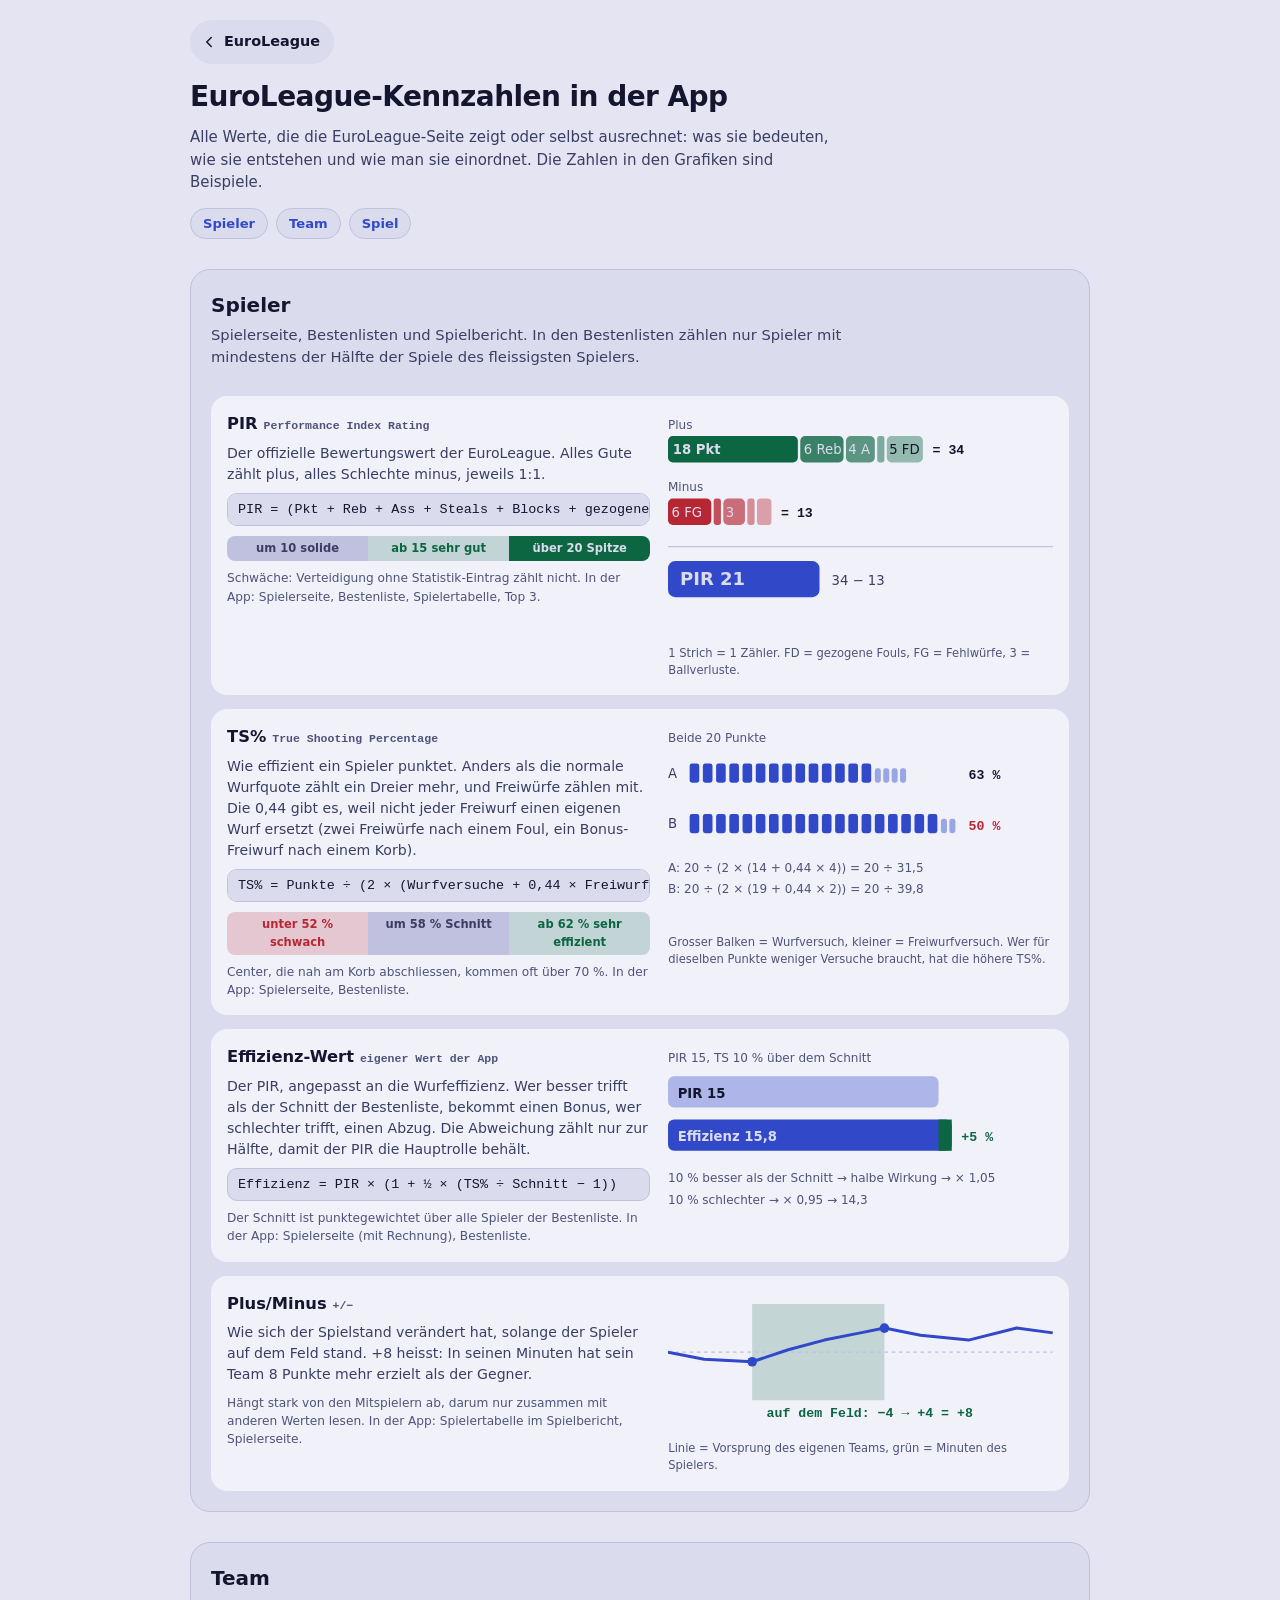
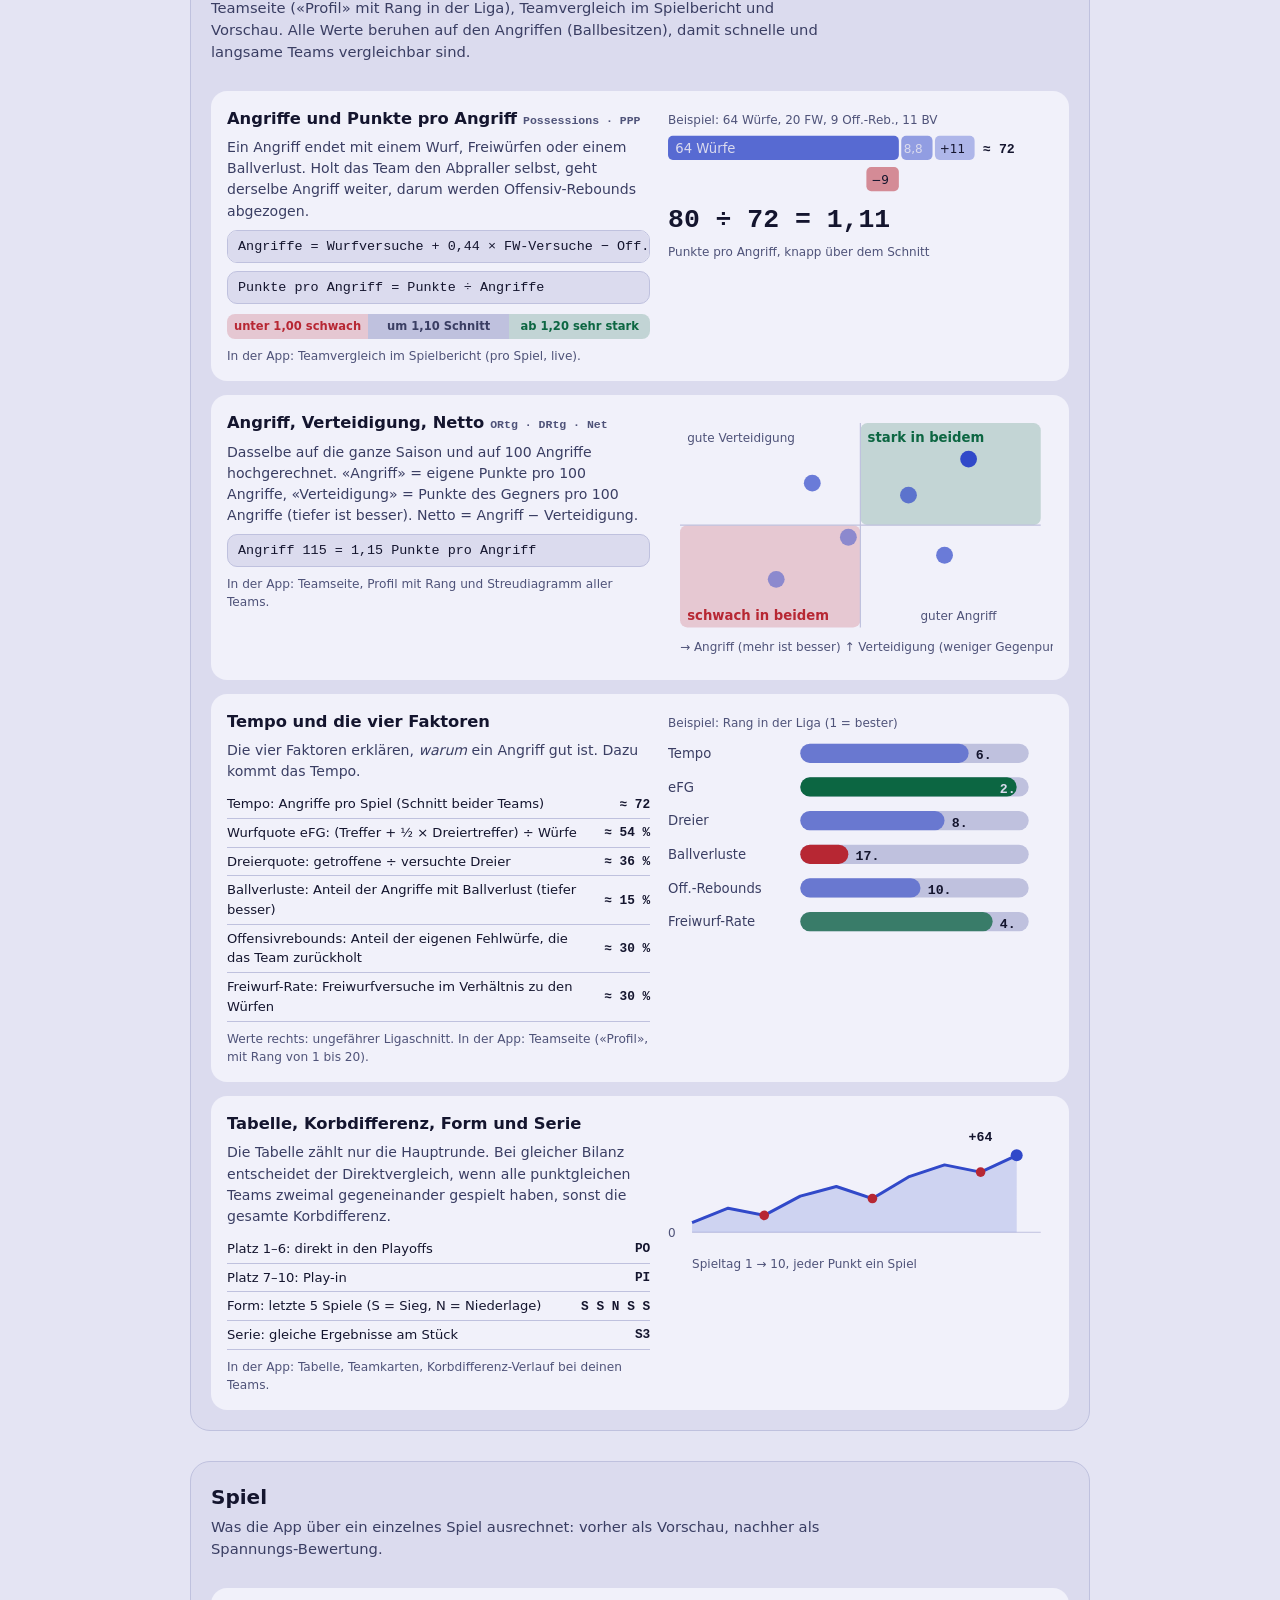
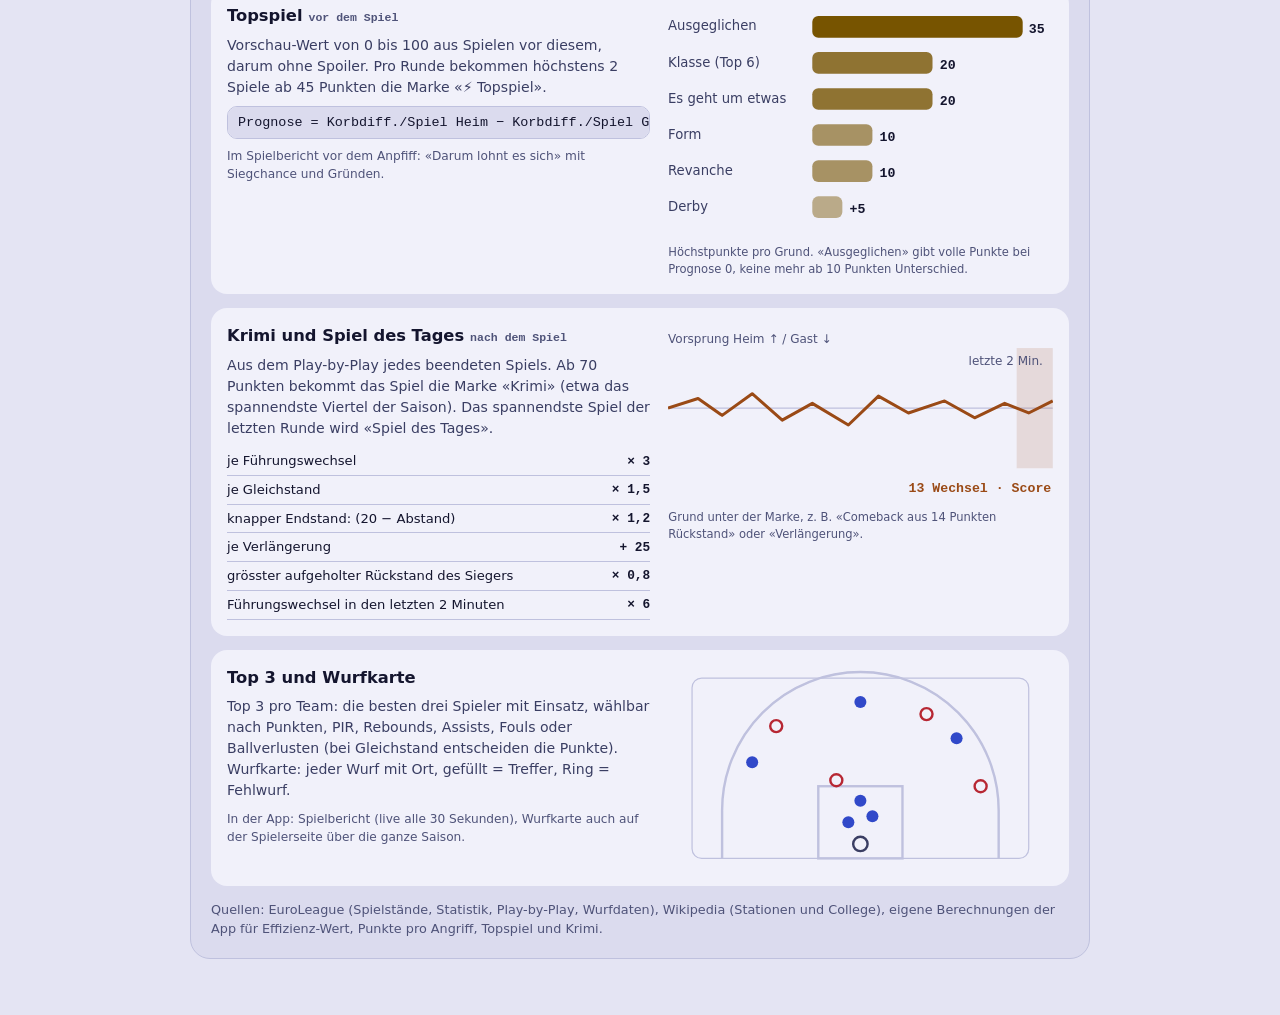
<file: basketball/euroleague/kennzahlen.html>
<!doctype html>
<html lang="de">
<head>
  <meta charset="utf-8">
  <meta name="viewport" content="width=device-width, initial-scale=1, viewport-fit=cover">
  <title>Kennzahlen erklärt · EuroLeague</title>
  <meta name="description" content="Was PIR, TS%, Effizienz-Wert, Punkte pro Angriff, Topspiel und Krimi in der EuroLeague-Seite bedeuten.">
  <meta name="theme-color" content="#262746">
  <meta name="color-scheme" content="dark light">
  <script src="../../theme-boot.js"></script>
  <meta http-equiv="Content-Security-Policy" content="default-src 'self'; script-src 'self'; style-src 'self' 'unsafe-inline' https://fonts.googleapis.com; font-src https://fonts.gstatic.com; img-src 'self' data:; object-src 'none'; base-uri 'self'; form-action 'self'">
  <link rel="icon" href="../../icon.svg" type="image/svg+xml">
  <link rel="stylesheet" href="https://fonts.googleapis.com/css2?family=Geist:wght@400..800&family=Geist+Mono:wght@400..600&display=swap">
  <link rel="stylesheet" href="../../style.css">
  <style>
.kz{--accent:var(--blue-hi);--plus:var(--green);--plus-soft:color-mix(in srgb, var(--green) 20%, transparent);--minus:var(--coral-text);--minus-soft:color-mix(in srgb, var(--coral) 20%, transparent);
  --gold-soft:color-mix(in srgb, var(--gold) 20%, transparent);--orange-soft:color-mix(in srgb, var(--orange) 20%, transparent);}
.kz-back{display:inline-flex;align-items:center;gap:6px;min-height:44px;padding:0 14px 0 10px;border-radius:999px;background:var(--panel);color:var(--text);text-decoration:none;font-weight:600;font-size:.9rem;margin-bottom:12px}
.kz-back svg{width:18px;height:18px;fill:none;stroke:currentColor;stroke-width:2;stroke-linecap:round;stroke-linejoin:round}
.k{scroll-margin-top:16px}
.k:target{outline:2px solid var(--blue-hi);outline-offset:2px}

/* Layout: eine Spalte, drei Kapitel (Spieler, Team, Spiel). Jede Kennzahl als Karte: links Formel und Einordnung, rechts eine kleine Grafik mit Beispielwerten. */
*{box-sizing:border-box}
body.kz{background:var(--bg);line-height:1.5;padding:calc(20px + env(safe-area-inset-top, 0px)) max(16px, env(safe-area-inset-right, 0px)) calc(56px + env(safe-area-inset-bottom, 0px)) max(16px, env(safe-area-inset-left, 0px));}
main{max-width:900px;margin:0 auto;display:flex;flex-direction:column;gap:30px}
h1{margin:0 0 8px;font-size:1.75rem;letter-spacing:-.02em;text-wrap:balance}
h2{margin:0 0 4px;font-size:1.25rem;text-wrap:balance}
h3{margin:0;font-size:1.02rem}
.lead{margin:0;color:var(--dim);max-width:68ch}
.sub{margin:0 0 14px;color:var(--dim);font-size:.92rem;max-width:68ch}
nav.toc{display:flex;flex-wrap:wrap;gap:8px;margin-top:14px}
nav.toc a{font-size:.82rem;font-weight:600;color:var(--accent);text-decoration:none;background:var(--panel);border:1px solid var(--line);border-radius:999px;padding:5px 12px}
.chap{background:var(--panel);border:1px solid var(--line);border-radius:20px;padding:20px;display:flex;flex-direction:column;gap:14px}
.k{background:var(--card);border-radius:16px;padding:16px;display:grid;grid-template-columns:minmax(0,1.1fr) minmax(0,1fr);gap:18px;align-items:start}
@media (max-width:700px){.k{grid-template-columns:minmax(0,1fr)}}
.k>*,.chap,main{min-width:0}
.k p{margin:6px 0 0;font-size:.88rem;color:var(--dim)}
.k .where{font-size:.76rem;color:var(--faint);margin-top:8px}
.abbr{font:600 .72rem var(--mono);color:var(--faint);margin-left:6px}
.f{font:500 .84rem var(--mono);background:var(--panel);border:1px solid var(--line);border-radius:10px;padding:8px 10px;margin-top:8px;overflow-x:auto;white-space:nowrap}
.scale{display:flex;margin-top:10px;border-radius:8px;overflow:hidden;font-size:.72rem;font-weight:600}
.scale span{flex:1;padding:4px 6px;text-align:center}
.s1{background:var(--minus-soft);color:var(--minus)}.s2{background:var(--line);color:var(--dim)}.s3{background:var(--plus-soft);color:var(--plus)}.s4{background:var(--plus);color:var(--panel)}
svg{display:block;width:100%;height:auto}
svg text{font-family:var(--font);fill:var(--dim);font-size:11px}
svg .n{font-family:var(--mono);font-weight:600;fill:var(--text)}
svg .lbl{fill:var(--faint);font-size:10px}
.vis small{display:block;color:var(--faint);font-size:.72rem;margin-top:4px}
.tbl{width:100%;border-collapse:collapse;font-size:.82rem;margin-top:8px}
.tbl td{padding:4px 0;border-bottom:1px solid var(--line)}
.tbl td:last-child{text-align:right;white-space:nowrap;padding-left:10px;font:600 .8rem var(--mono);color:var(--text)}
.foot{font-size:.8rem;color:var(--faint);margin:0}

  </style>
</head>
<body class="kz">
<main>
<header>
  <a class="kz-back" href="./"><svg viewBox="0 0 24 24" aria-hidden="true"><path d="M15 6l-6 6 6 6"/></svg>EuroLeague</a>
  <h1>EuroLeague-Kennzahlen in der App</h1>
  <p class="lead">Alle Werte, die die EuroLeague-Seite zeigt oder selbst ausrechnet: was sie bedeuten, wie sie entstehen und wie man sie einordnet. Die Zahlen in den Grafiken sind Beispiele.</p>
  <nav class="toc" aria-label="Kapitel"><a href="#spieler">Spieler</a><a href="#team">Team</a><a href="#spiel">Spiel</a></nav>
</header>

<!-- ============ SPIELER ============ -->
<section class="chap" id="spieler">
  <div><h2>Spieler</h2><p class="sub">Spielerseite, Bestenlisten und Spielbericht. In den Bestenlisten zählen nur Spieler mit mindestens der Hälfte der Spiele des fleissigsten Spielers.</p></div>

  <div class="k" id="pir">
    <div>
      <h3>PIR<span class="abbr">Performance Index Rating</span></h3>
      <p>Der offizielle Bewertungswert der EuroLeague. Alles Gute zählt plus, alles Schlechte minus, jeweils 1:1.</p>
      <div class="f">PIR = (Pkt + Reb + Ass + Steals + Blocks + gezogene Fouls) − (Fehlwürfe + verfehlte FW + Ballverluste + geblockte Würfe + Fouls)</div>
      <div class="scale" aria-label="Einordnung pro Spiel"><span class="s2">um 10 solide</span><span class="s3">ab 15 sehr gut</span><span class="s4">über 20 Spitze</span></div>
      <p class="where">Schwäche: Verteidigung ohne Statistik-Eintrag zählt nicht. In der App: Spielerseite, Bestenliste, Spielertabelle, Top 3.</p>
    </div>
    <div class="vis">
      <svg viewBox="0 0 320 190" role="img" aria-label="Beispiel: 34 Pluspunkte minus 13 Minuspunkte ergibt PIR 21">
        <text x="0" y="14" class="lbl">Plus</text>
        <rect x="0" y="20" width="108" height="22" rx="4" fill="var(--plus)"/><text x="4" y="35" fill="var(--panel)" style="fill:var(--panel);font-weight:600">18 Pkt</text>
        <rect x="110" y="20" width="36" height="22" rx="4" fill="var(--plus)" opacity=".8"/><text x="113" y="35" style="fill:var(--panel)">6 Reb</text>
        <rect x="148" y="20" width="24" height="22" rx="4" fill="var(--plus)" opacity=".65"/><text x="150" y="35" style="fill:var(--panel)">4 A</text>
        <rect x="174" y="20" width="6" height="22" rx="2" fill="var(--plus)" opacity=".5"/>
        <rect x="182" y="20" width="30" height="22" rx="4" fill="var(--plus)" opacity=".4"/><text x="184" y="35" style="fill:var(--text)">5 FD</text>
        <text x="220" y="35" class="n">= 34</text>
        <text x="0" y="66" class="lbl">Minus</text>
        <rect x="0" y="72" width="36" height="22" rx="4" fill="var(--minus)"/><text x="3" y="87" style="fill:var(--panel)">6 FG</text>
        <rect x="38" y="72" width="6" height="22" rx="2" fill="var(--minus)" opacity=".8"/>
        <rect x="46" y="72" width="18" height="22" rx="4" fill="var(--minus)" opacity=".65"/><text x="48" y="87" style="fill:var(--panel)">3</text>
        <rect x="66" y="72" width="6" height="22" rx="2" fill="var(--minus)" opacity=".5"/>
        <rect x="74" y="72" width="12" height="22" rx="3" fill="var(--minus)" opacity=".4"/>
        <text x="94" y="87" class="n">= 13</text>
        <line x1="0" y1="112" x2="320" y2="112" stroke="var(--line)"/>
        <rect x="0" y="124" width="126" height="30" rx="6" fill="var(--accent)"/><text x="10" y="144" style="fill:var(--panel);font-weight:700;font-size:15px">PIR 21</text>
        <text x="136" y="144">34 − 13</text>
      </svg>
      <small>1 Strich = 1 Zähler. FD = gezogene Fouls, FG = Fehlwürfe, 3 = Ballverluste.</small>
    </div>
  </div>

  <div class="k" id="ts">
    <div>
      <h3>TS%<span class="abbr">True Shooting Percentage</span></h3>
      <p>Wie effizient ein Spieler punktet. Anders als die normale Wurfquote zählt ein Dreier mehr, und Freiwürfe zählen mit. Die 0,44 gibt es, weil nicht jeder Freiwurf einen eigenen Wurf ersetzt (zwei Freiwürfe nach einem Foul, ein Bonus-Freiwurf nach einem Korb).</p>
      <div class="f">TS% = Punkte ÷ (2 × (Wurfversuche + 0,44 × Freiwurfversuche))</div>
      <div class="scale"><span class="s1">unter 52 % schwach</span><span class="s2">um 58 % Schnitt</span><span class="s3">ab 62 % sehr effizient</span></div>
      <p class="where">Center, die nah am Korb abschliessen, kommen oft über 70 %. In der App: Spielerseite, Bestenliste.</p>
    </div>
    <div class="vis">
      <svg viewBox="0 0 320 170" role="img" aria-label="Zwei Spieler mit je 20 Punkten: A braucht 14 Würfe und 4 Freiwürfe, TS 63 Prozent; B braucht 19 Würfe und 2 Freiwürfe, TS 50 Prozent">
        <text x="0" y="14" class="lbl">Beide 20 Punkte</text>
        <text x="0" y="44">A</text>
        <g fill="var(--accent)">
          <rect x="18" y="32" width="8" height="16" rx="2"/><rect x="29" y="32" width="8" height="16" rx="2"/><rect x="40" y="32" width="8" height="16" rx="2"/><rect x="51" y="32" width="8" height="16" rx="2"/><rect x="62" y="32" width="8" height="16" rx="2"/><rect x="73" y="32" width="8" height="16" rx="2"/><rect x="84" y="32" width="8" height="16" rx="2"/><rect x="95" y="32" width="8" height="16" rx="2"/><rect x="106" y="32" width="8" height="16" rx="2"/><rect x="117" y="32" width="8" height="16" rx="2"/><rect x="128" y="32" width="8" height="16" rx="2"/><rect x="139" y="32" width="8" height="16" rx="2"/><rect x="150" y="32" width="8" height="16" rx="2"/><rect x="161" y="32" width="8" height="16" rx="2"/>
        </g>
        <g fill="var(--accent)" opacity=".45"><rect x="172" y="36" width="5" height="12" rx="2"/><rect x="179" y="36" width="5" height="12" rx="2"/><rect x="186" y="36" width="5" height="12" rx="2"/><rect x="193" y="36" width="5" height="12" rx="2"/></g>
        <text x="250" y="45" class="n">63 %</text>
        <text x="0" y="86">B</text>
        <g fill="var(--accent)">
          <rect x="18" y="74" width="8" height="16" rx="2"/><rect x="29" y="74" width="8" height="16" rx="2"/><rect x="40" y="74" width="8" height="16" rx="2"/><rect x="51" y="74" width="8" height="16" rx="2"/><rect x="62" y="74" width="8" height="16" rx="2"/><rect x="73" y="74" width="8" height="16" rx="2"/><rect x="84" y="74" width="8" height="16" rx="2"/><rect x="95" y="74" width="8" height="16" rx="2"/><rect x="106" y="74" width="8" height="16" rx="2"/><rect x="117" y="74" width="8" height="16" rx="2"/><rect x="128" y="74" width="8" height="16" rx="2"/><rect x="139" y="74" width="8" height="16" rx="2"/><rect x="150" y="74" width="8" height="16" rx="2"/><rect x="161" y="74" width="8" height="16" rx="2"/><rect x="172" y="74" width="8" height="16" rx="2"/><rect x="183" y="74" width="8" height="16" rx="2"/><rect x="194" y="74" width="8" height="16" rx="2"/><rect x="205" y="74" width="8" height="16" rx="2"/><rect x="216" y="74" width="8" height="16" rx="2"/>
        </g>
        <g fill="var(--accent)" opacity=".45"><rect x="227" y="78" width="5" height="12" rx="2"/><rect x="234" y="78" width="5" height="12" rx="2"/></g>
        <text x="250" y="87" class="n" style="fill:var(--minus)">50 %</text>
        <text x="0" y="122" class="lbl">A: 20 ÷ (2 × (14 + 0,44 × 4)) = 20 ÷ 31,5</text>
        <text x="0" y="140" class="lbl">B: 20 ÷ (2 × (19 + 0,44 × 2)) = 20 ÷ 39,8</text>
      </svg>
      <small>Grosser Balken = Wurfversuch, kleiner = Freiwurfversuch. Wer für dieselben Punkte weniger Versuche braucht, hat die höhere TS%.</small>
    </div>
  </div>

  <div class="k" id="eff">
    <div>
      <h3>Effizienz-Wert<span class="abbr">eigener Wert der App</span></h3>
      <p>Der PIR, angepasst an die Wurfeffizienz. Wer besser trifft als der Schnitt der Bestenliste, bekommt einen Bonus, wer schlechter trifft, einen Abzug. Die Abweichung zählt nur zur Hälfte, damit der PIR die Hauptrolle behält.</p>
      <div class="f">Effizienz = PIR × (1 + ½ × (TS% ÷ Schnitt − 1))</div>
      <p class="where">Der Schnitt ist punktegewichtet über alle Spieler der Bestenliste. In der App: Spielerseite (mit Rechnung), Bestenliste.</p>
    </div>
    <div class="vis">
      <svg viewBox="0 0 320 150" role="img" aria-label="Beispiel: PIR 15, TS 10 Prozent über dem Schnitt, ergibt Effizienz 15,8">
        <text x="0" y="14" class="lbl">PIR 15, TS 10 % über dem Schnitt</text>
        <rect x="0" y="26" width="225" height="26" rx="5" fill="var(--accent)" opacity=".35"/><text x="8" y="44" style="fill:var(--text);font-weight:600">PIR 15</text>
        <rect x="0" y="62" width="236" height="26" rx="5" fill="var(--accent)"/><rect x="225" y="62" width="11" height="26" fill="var(--plus)"/>
        <text x="8" y="80" style="fill:var(--panel);font-weight:600">Effizienz 15,8</text>
        <text x="244" y="80" class="n" style="fill:var(--plus)">+5 %</text>
        <text x="0" y="114" class="lbl">10 % besser als der Schnitt → halbe Wirkung → × 1,05</text>
        <text x="0" y="132" class="lbl">10 % schlechter → × 0,95 → 14,3</text>
      </svg>
    </div>
  </div>

  <div class="k" id="pm">
    <div>
      <h3>Plus/Minus<span class="abbr">+/−</span></h3>
      <p>Wie sich der Spielstand verändert hat, solange der Spieler auf dem Feld stand. +8 heisst: In seinen Minuten hat sein Team 8 Punkte mehr erzielt als der Gegner.</p>
      <p class="where">Hängt stark von den Mitspielern ab, darum nur zusammen mit anderen Werten lesen. In der App: Spielertabelle im Spielbericht, Spielerseite.</p>
    </div>
    <div class="vis">
      <svg viewBox="0 0 320 120" role="img" aria-label="Spielstand-Verlauf mit markierten Minuten des Spielers: in dieser Zeit plus 8">
        <rect x="70" y="10" width="110" height="80" fill="var(--plus-soft)"/>
        <line x1="0" y1="50" x2="320" y2="50" stroke="var(--line)" stroke-dasharray="3 3"/>
        <polyline points="0,50 30,56 70,58 100,48 130,40 160,34 180,30 210,36 250,40 290,30 320,34" fill="none" stroke="var(--accent)" stroke-width="2.5" stroke-linejoin="round"/>
        <circle cx="70" cy="58" r="4" fill="var(--accent)"/><circle cx="180" cy="30" r="4" fill="var(--accent)"/>
        <text x="82" y="104" class="n" style="fill:var(--plus)">auf dem Feld: −4 → +4 = +8</text>
      </svg>
      <small>Linie = Vorsprung des eigenen Teams, grün = Minuten des Spielers.</small>
    </div>
  </div>
</section>

<!-- ============ TEAM ============ -->
<section class="chap" id="team">
  <div><h2>Team</h2><p class="sub">Teamseite («Profil» mit Rang in der Liga), Teamvergleich im Spielbericht und Vorschau. Alle Werte beruhen auf den Angriffen (Ballbesitzen), damit schnelle und langsame Teams vergleichbar sind.</p></div>

  <div class="k" id="ppp">
    <div>
      <h3>Angriffe und Punkte pro Angriff<span class="abbr">Possessions · PPP</span></h3>
      <p>Ein Angriff endet mit einem Wurf, Freiwürfen oder einem Ballverlust. Holt das Team den Abpraller selbst, geht derselbe Angriff weiter, darum werden Offensiv-Rebounds abgezogen.</p>
      <div class="f">Angriffe = Wurfversuche + 0,44 × FW-Versuche − Off.-Rebounds + Ballverluste</div>
      <div class="f">Punkte pro Angriff = Punkte ÷ Angriffe</div>
      <div class="scale"><span class="s1">unter 1,00 schwach</span><span class="s2">um 1,10 Schnitt</span><span class="s3">ab 1,20 sehr stark</span></div>
      <p class="where">In der App: Teamvergleich im Spielbericht (pro Spiel, live).</p>
    </div>
    <div class="vis">
      <svg viewBox="0 0 320 150" role="img" aria-label="Beispiel: 80 Punkte aus 72 Angriffen ergibt 1,11 Punkte pro Angriff">
        <text x="0" y="14" class="lbl">Beispiel: 64 Würfe, 20 FW, 9 Off.-Reb., 11 BV</text>
        <rect x="0" y="24" width="192" height="20" rx="4" fill="var(--accent)" opacity=".8"/><text x="6" y="38" style="fill:var(--panel)">64 Würfe</text>
        <rect x="194" y="24" width="26" height="20" rx="4" fill="var(--accent)" opacity=".5"/><text x="196" y="38" style="fill:var(--panel);font-size:10px">8,8</text>
        <rect x="222" y="24" width="33" height="20" rx="4" fill="var(--accent)" opacity=".35"/><text x="226" y="38" style="fill:var(--text);font-size:10px">+11</text>
        <rect x="165" y="50" width="27" height="20" rx="4" fill="var(--minus)" opacity=".5"/><text x="169" y="64" style="fill:var(--text);font-size:10px">−9</text>
        <text x="262" y="38" class="n">≈ 72</text>
        <text x="0" y="100" class="n" style="font-size:22px">80 ÷ 72 = 1,11</text>
        <text x="0" y="124" class="lbl">Punkte pro Angriff, knapp über dem Schnitt</text>
      </svg>
    </div>
  </div>

  <div class="k" id="rtg">
    <div>
      <h3>Angriff, Verteidigung, Netto<span class="abbr">ORtg · DRtg · Net</span></h3>
      <p>Dasselbe auf die ganze Saison und auf 100 Angriffe hochgerechnet. «Angriff» = eigene Punkte pro 100 Angriffe, «Verteidigung» = Punkte des Gegners pro 100 Angriffe (tiefer ist besser). Netto = Angriff − Verteidigung.</p>
      <div class="f">Angriff 115 = 1,15 Punkte pro Angriff</div>
      <p class="where">In der App: Teamseite, Profil mit Rang und Streudiagramm aller Teams.</p>
    </div>
    <div class="vis">
      <svg viewBox="0 0 320 210" role="img" aria-label="Streudiagramm: rechts oben gute Angriffe und gute Verteidigung">
        <rect x="160" y="10" width="150" height="85" rx="6" fill="var(--plus-soft)"/>
        <rect x="10" y="95" width="150" height="85" rx="6" fill="var(--minus-soft)"/>
        <line x1="10" y1="95" x2="310" y2="95" stroke="var(--line)"/><line x1="160" y1="10" x2="160" y2="180" stroke="var(--line)"/>
        <text x="166" y="26" style="fill:var(--plus);font-weight:600">stark in beidem</text>
        <text x="16" y="174" style="fill:var(--minus);font-weight:600">schwach in beidem</text>
        <text x="16" y="26" class="lbl">gute Verteidigung</text><text x="210" y="174" class="lbl">guter Angriff</text>
        <circle cx="250" cy="40" r="7" fill="var(--accent)"/><circle cx="200" cy="70" r="7" fill="var(--accent)" opacity=".7"/><circle cx="120" cy="60" r="7" fill="var(--accent)" opacity=".7"/><circle cx="230" cy="120" r="7" fill="var(--accent)" opacity=".7"/><circle cx="90" cy="140" r="7" fill="var(--accent)" opacity=".5"/><circle cx="150" cy="105" r="7" fill="var(--accent)" opacity=".5"/>
        <text x="10" y="200" class="lbl">→ Angriff (mehr ist besser)   ↑ Verteidigung (weniger Gegenpunkte)</text>
      </svg>
    </div>
  </div>

  <div class="k" id="faktoren">
    <div>
      <h3>Tempo und die vier Faktoren</h3>
      <p>Die vier Faktoren erklären, <i>warum</i> ein Angriff gut ist. Dazu kommt das Tempo.</p>
      <table class="tbl">
        <tr><td>Tempo: Angriffe pro Spiel (Schnitt beider Teams)</td><td>≈ 72</td></tr>
        <tr><td>Wurfquote eFG: (Treffer + ½ × Dreiertreffer) ÷ Würfe</td><td>≈ 54 %</td></tr>
        <tr><td>Dreierquote: getroffene ÷ versuchte Dreier</td><td>≈ 36 %</td></tr>
        <tr><td>Ballverluste: Anteil der Angriffe mit Ballverlust (tiefer besser)</td><td>≈ 15 %</td></tr>
        <tr><td>Offensivrebounds: Anteil der eigenen Fehlwürfe, die das Team zurückholt</td><td>≈ 30 %</td></tr>
        <tr><td>Freiwurf-Rate: Freiwurfversuche im Verhältnis zu den Würfen</td><td>≈ 30 %</td></tr>
      </table>
      <p class="where">Werte rechts: ungefährer Ligaschnitt. In der App: Teamseite («Profil», mit Rang von 1 bis 20).</p>
    </div>
    <div class="vis">
      <svg viewBox="0 0 320 200" role="img" aria-label="Rangbalken eines Teams in sechs Werten">
        <text x="0" y="14" class="lbl">Beispiel: Rang in der Liga (1 = bester)</text>
        <g>
          <text x="0" y="40">Tempo</text><rect x="110" y="28" width="190" height="16" rx="8" fill="var(--line)"/><rect x="110" y="28" width="140" height="16" rx="8" fill="var(--accent)" opacity=".6"/><text x="256" y="41" class="n">6.</text>
          <text x="0" y="68">eFG</text><rect x="110" y="56" width="190" height="16" rx="8" fill="var(--line)"/><rect x="110" y="56" width="180" height="16" rx="8" fill="var(--plus)"/><text x="276" y="69" class="n" style="fill:var(--panel)">2.</text>
          <text x="0" y="96">Dreier</text><rect x="110" y="84" width="190" height="16" rx="8" fill="var(--line)"/><rect x="110" y="84" width="120" height="16" rx="8" fill="var(--accent)" opacity=".6"/><text x="236" y="97" class="n">8.</text>
          <text x="0" y="124">Ballverluste</text><rect x="110" y="112" width="190" height="16" rx="8" fill="var(--line)"/><rect x="110" y="112" width="40" height="16" rx="8" fill="var(--minus)"/><text x="156" y="125" class="n">17.</text>
          <text x="0" y="152">Off.-Rebounds</text><rect x="110" y="140" width="190" height="16" rx="8" fill="var(--line)"/><rect x="110" y="140" width="100" height="16" rx="8" fill="var(--accent)" opacity=".6"/><text x="216" y="153" class="n">10.</text>
          <text x="0" y="180">Freiwurf-Rate</text><rect x="110" y="168" width="190" height="16" rx="8" fill="var(--line)"/><rect x="110" y="168" width="160" height="16" rx="8" fill="var(--plus)" opacity=".75"/><text x="276" y="181" class="n">4.</text>
        </g>
      </svg>
    </div>
  </div>

  <div class="k" id="tabelle">
    <div>
      <h3>Tabelle, Korbdifferenz, Form und Serie</h3>
      <p>Die Tabelle zählt nur die Hauptrunde. Bei gleicher Bilanz entscheidet der Direktvergleich, wenn alle punktgleichen Teams zweimal gegeneinander gespielt haben, sonst die gesamte Korbdifferenz.</p>
      <table class="tbl">
        <tr><td>Platz 1–6: direkt in den Playoffs</td><td>PO</td></tr>
        <tr><td>Platz 7–10: Play-in</td><td>PI</td></tr>
        <tr><td>Form: letzte 5 Spiele (S = Sieg, N = Niederlage)</td><td>S S N S S</td></tr>
        <tr><td>Serie: gleiche Ergebnisse am Stück</td><td>S3</td></tr>
      </table>
      <p class="where">In der App: Tabelle, Teamkarten, Korbdifferenz-Verlauf bei deinen Teams.</p>
    </div>
    <div class="vis">
      <svg viewBox="0 0 320 150" role="img" aria-label="Kumulierte Korbdifferenz über 10 Spieltage, rote Punkte sind Niederlagen">
        <line x1="20" y1="100" x2="310" y2="100" stroke="var(--line)"/><text x="0" y="104" class="lbl">0</text>
        <polygon points="20,100 20,92 50,80 80,86 110,70 140,62 170,72 200,54 230,44 260,50 290,36 290,100" fill="var(--accent)" opacity=".18"/>
        <polyline points="20,92 50,80 80,86 110,70 140,62 170,72 200,54 230,44 260,50 290,36" fill="none" stroke="var(--accent)" stroke-width="2.5" stroke-linejoin="round"/>
        <circle cx="80" cy="86" r="4" fill="var(--minus)"/><circle cx="170" cy="72" r="4" fill="var(--minus)"/><circle cx="260" cy="50" r="4" fill="var(--minus)"/><circle cx="290" cy="36" r="5" fill="var(--accent)"/>
        <text x="250" y="24" class="n">+64</text>
        <text x="20" y="130" class="lbl">Spieltag 1 → 10, jeder Punkt ein Spiel</text>
      </svg>
    </div>
  </div>
</section>

<!-- ============ SPIEL ============ -->
<section class="chap" id="spiel">
  <div><h2>Spiel</h2><p class="sub">Was die App über ein einzelnes Spiel ausrechnet: vorher als Vorschau, nachher als Spannungs-Bewertung.</p></div>

  <div class="k" id="topspiel">
    <div>
      <h3>Topspiel<span class="abbr">vor dem Spiel</span></h3>
      <p>Vorschau-Wert von 0 bis 100 aus Spielen vor diesem, darum ohne Spoiler. Pro Runde bekommen höchstens 2 Spiele ab 45 Punkten die Marke «⚡ Topspiel».</p>
      <div class="f">Prognose = Korbdiff./Spiel Heim − Korbdiff./Spiel Gast + 2,5 Heimvorteil</div>
      <p class="where">Im Spielbericht vor dem Anpfiff: «Darum lohnt es sich» mit Siegchance und Gründen.</p>
    </div>
    <div class="vis">
      <svg viewBox="0 0 320 196" role="img" aria-label="Höchstpunkte der Gründe: Ausgeglichen 35, Klasse 20, Es geht um etwas 20, Form 10, Revanche 10, Derby 5">
        <g>
          <text x="0" y="22">Ausgeglichen</text><rect x="120" y="10" width="175" height="18" rx="5" fill="var(--gold)"/><text x="300" y="24" class="n">35</text>
          <text x="0" y="52">Klasse (Top 6)</text><rect x="120" y="40" width="100" height="18" rx="5" fill="var(--gold)" opacity=".8"/><text x="226" y="54" class="n">20</text>
          <text x="0" y="82">Es geht um etwas</text><rect x="120" y="70" width="100" height="18" rx="5" fill="var(--gold)" opacity=".8"/><text x="226" y="84" class="n">20</text>
          <text x="0" y="112">Form</text><rect x="120" y="100" width="50" height="18" rx="5" fill="var(--gold)" opacity=".6"/><text x="176" y="114" class="n">10</text>
          <text x="0" y="142">Revanche</text><rect x="120" y="130" width="50" height="18" rx="5" fill="var(--gold)" opacity=".6"/><text x="176" y="144" class="n">10</text>
          <text x="0" y="172">Derby</text><rect x="120" y="160" width="25" height="18" rx="5" fill="var(--gold)" opacity=".45"/><text x="151" y="174" class="n">+5</text>
        </g>
      </svg>
      <small>Höchstpunkte pro Grund. «Ausgeglichen» gibt volle Punkte bei Prognose 0, keine mehr ab 10 Punkten Unterschied.</small>
    </div>
  </div>

  <div class="k" id="krimi">
    <div>
      <h3>Krimi und Spiel des Tages<span class="abbr">nach dem Spiel</span></h3>
      <p>Aus dem Play-by-Play jedes beendeten Spiels. Ab 70 Punkten bekommt das Spiel die Marke «Krimi» (etwa das spannendste Viertel der Saison). Das spannendste Spiel der letzten Runde wird «Spiel des Tages».</p>
      <table class="tbl">
        <tr><td>je Führungswechsel</td><td>× 3</td></tr>
        <tr><td>je Gleichstand</td><td>× 1,5</td></tr>
        <tr><td>knapper Endstand: (20 − Abstand)</td><td>× 1,2</td></tr>
        <tr><td>je Verlängerung</td><td>+ 25</td></tr>
        <tr><td>grösster aufgeholter Rückstand des Siegers</td><td>× 0,8</td></tr>
        <tr><td>Führungswechsel in den letzten 2 Minuten</td><td>× 6</td></tr>
      </table>
    </div>
    <div class="vis">
      <svg viewBox="0 0 320 150" role="img" aria-label="Spielverlauf mit vielen Führungswechseln und Gleichstand am Ende">
        <line x1="0" y1="70" x2="320" y2="70" stroke="var(--line)"/>
        <polyline points="0,70 25,62 45,76 70,58 95,80 120,66 150,84 175,60 200,74 230,64 255,78 280,66 300,74 320,64" fill="none" stroke="var(--orange)" stroke-width="2.5" stroke-linejoin="round"/>
        <rect x="290" y="20" width="30" height="100" fill="var(--orange-soft)" opacity=".7"/>
        <text x="0" y="16" class="lbl">Vorsprung Heim ↑ / Gast ↓</text>
        <text x="200" y="140" class="n" style="fill:var(--orange)">13 Wechsel · Score 82</text>
        <text x="250" y="34" class="lbl">letzte 2 Min.</text>
      </svg>
      <small>Grund unter der Marke, z. B. «Comeback aus 14 Punkten Rückstand» oder «Verlängerung».</small>
    </div>
  </div>

  <div class="k" id="top3">
    <div>
      <h3>Top 3 und Wurfkarte</h3>
      <p>Top 3 pro Team: die besten drei Spieler mit Einsatz, wählbar nach Punkten, PIR, Rebounds, Assists, Fouls oder Ballverlusten (bei Gleichstand entscheiden die Punkte). Wurfkarte: jeder Wurf mit Ort, gefüllt = Treffer, Ring = Fehlwurf.</p>
      <p class="where">In der App: Spielbericht (live alle 30 Sekunden), Wurfkarte auch auf der Spielerseite über die ganze Saison.</p>
    </div>
    <div class="vis">
      <svg viewBox="0 0 320 170" role="img" aria-label="Halbes Spielfeld mit Treffern und Fehlwürfen">
        <rect x="20" y="10" width="280" height="150" rx="8" fill="var(--card)" stroke="var(--line)"/>
        <path d="M45 160 V120 A115 115 0 0 1 275 120 V160" fill="none" stroke="var(--line)" stroke-width="2"/>
        <rect x="125" y="100" width="70" height="60" fill="none" stroke="var(--line)" stroke-width="2"/>
        <circle cx="160" cy="148" r="6" fill="none" stroke="var(--dim)" stroke-width="2"/>
        <g fill="var(--accent)"><circle cx="150" cy="130" r="5"/><circle cx="170" cy="125" r="5"/><circle cx="160" cy="112" r="5"/><circle cx="70" cy="80" r="5"/><circle cx="240" cy="60" r="5"/><circle cx="160" cy="30" r="5"/></g>
        <g fill="none" stroke="var(--minus)" stroke-width="2"><circle cx="90" cy="50" r="5"/><circle cx="215" cy="40" r="5"/><circle cx="140" cy="95" r="5"/><circle cx="260" cy="100" r="5"/></g>
      </svg>
    </div>
  </div>

  <p class="foot">Quellen: EuroLeague (Spielstände, Statistik, Play-by-Play, Wurfdaten), Wikipedia (Stationen und College), eigene Berechnungen der App für Effizienz-Wert, Punkte pro Angriff, Topspiel und Krimi. </p>
</section>
</main>
</body>
</html>
</file>
<file: style.css>
/* Euroleague-Seite. Layout: drei Spalten (Teams | Spieltag | News), schmaler zwei, am Handy eine Spalte mit
   Leiste unten (Spieltag, News, Teams). Bewusst nur dunkel. */
  :root{
    color-scheme:dark;
    --pitch-hi:#5BD08A;
    --frame:#B9B8E6;
    --bg:#262746;
    --panel:#2C2D50;
    --card:#33355C;
    --card-2:#3B3E69;
    --line:#41446F;
    --text:#ECEDFA;
    --dim:#A3A6CC;
    --faint:#9EA1CB;
    --blue:#5B7CFA;
    --blue-hi:#8FA6FF;
    --violet:#6E3CF0;
    --violet-hi:#A98BFF;
    --coral:#EE5F68;
    --coral-text:#F7979D; /* Rot als Schrift auf dunklen Karten (4,5:1); Flächen bleiben --coral */
    --green:#4CC38A;
    --orange:#E8935F;
    --gold:#F2C14E;
    --euroleague:#F47B20;
    --on-color:#FFFFFF;
    --font:'Geist', system-ui, -apple-system, 'Segoe UI', sans-serif;
    --mono:'Geist Mono', ui-monospace, 'SF Mono', Menlo, monospace;
    --serif:'Newsreader', Georgia, 'Times New Roman', serif;
  }
  *{box-sizing:border-box;}
  body{margin:0;background:var(--frame);color:var(--text);font-family:var(--font);font-size:15px;line-height:1.45;
    padding-block:calc(28px + env(safe-area-inset-top, 0px)) 28px;padding-left:max(16px, env(safe-area-inset-left, 0px));padding-right:max(16px, env(safe-area-inset-right, 0px));}
  ::selection{background:var(--blue);color:var(--on-color);}
  button, input{font:inherit;color:inherit;}
  a{color:inherit;}
  :focus-visible{outline:2px solid var(--blue-hi);outline-offset:2px;border-radius:8px;}
  .num{font-variant-numeric:tabular-nums;}
  .icon{width:20px;height:20px;fill:none;stroke:currentColor;stroke-width:1.9;stroke-linecap:round;stroke-linejoin:round;flex:none;}
  .sr-only{position:absolute;width:1px;height:1px;padding:0;margin:-1px;overflow:hidden;clip:rect(0 0 0 0);white-space:nowrap;border:0;}

  .app{max-width:1440px;margin:0 auto;background:var(--bg);border-radius:32px;overflow:hidden;
    display:grid;grid-template-columns:320px minmax(0,1fr) 380px;grid-template-rows:auto 1fr;box-shadow:0 30px 60px rgba(38,39,70,0.35);}
  .brand-area{grid-column:1;grid-row:1;background:var(--panel);padding:28px 28px 0;display:flex;flex-direction:column;gap:10px;min-width:0;}
  .col-left{grid-column:1;grid-row:2;padding-top:22px;}
  .col-center{grid-column:2;grid-row:1 / span 2;}
  .col-right{grid-column:3;grid-row:1 / span 2;}
  .col{padding:28px;min-width:0;display:flex;flex-direction:column;gap:22px;}
  .col-left{background:var(--panel);}
  .col-right{background:var(--panel);padding:0;gap:0;}

  /* Marke */
  .brand{display:flex;align-items:center;gap:12px;}
  .brand-ball{width:36px;height:36px;flex:none;}
  .brand-logo{width:38px;height:38px;flex:none;fill:var(--euroleague);}
  .brand h1{margin:0;font-size:1.1rem;font-weight:600;letter-spacing:-0.01em;line-height:1.2;}
  .brand h1 a.site-link{color:var(--dim);text-decoration:none;}
  .brand h1 a.site-link:hover{color:var(--text);}
  .brand h1 em{font-style:normal;}
  .masthead-right{display:block;}

  .panel{background:var(--card);border-radius:24px;padding:20px;}
  .chart-head{display:flex;justify-content:space-between;align-items:baseline;gap:8px;margin-bottom:6px;}
  .chart-title{font-size:0.82rem;color:var(--dim);font-weight:500;}
  .chart-value{font-size:1.5rem;font-weight:600;letter-spacing:-0.03em;}
  .chart svg{display:block;width:100%;height:auto;}
  .chart text{fill:var(--faint);font-family:var(--font);font-size:11px;font-weight:500;}

  .chips{display:grid;grid-template-columns:repeat(4, minmax(0,1fr));gap:10px;}
  .chip{border-radius:14px;border:2px solid var(--c);padding:8px 4px;text-align:center;background:transparent;min-height:48px;cursor:pointer;}
  .chip b{display:block;font-size:0.8rem;font-weight:600;}
  .chip span{display:block;font-size:0.75rem;color:var(--dim);font-family:var(--mono);}
  .chip[aria-pressed="true"]{background:color-mix(in srgb, var(--c) 20%, transparent);}

  .next{display:flex;flex-direction:column;gap:16px;}
  .who{display:flex;align-items:center;gap:12px;min-width:0;}
  .pair{display:flex;flex:none;}
  .pair .logo + .logo{margin-left:-6px;box-shadow:0 0 0 3px var(--card);}
  .label{font-size:0.8rem;color:var(--dim);font-weight:500;}
  .who strong{display:block;font-size:1rem;font-weight:600;line-height:1.25;}
  .next-foot{display:flex;flex-wrap:wrap;align-items:center;justify-content:space-between;gap:8px 12px;}
  .next-foot .when{margin-left:auto;}
  .btn-ghost{min-height:44px;padding:0 18px;border-radius:14px;border:2px solid var(--blue);background:transparent;font-weight:600;cursor:pointer;}
  .btn-ghost:hover{background:color-mix(in srgb, var(--blue) 16%, transparent);}
  .when{font-weight:600;font-size:1.05rem;text-align:right;}
  .when small{display:block;font-size:0.75rem;color:var(--dim);font-weight:500;white-space:nowrap;}

  .sec-head{display:flex;justify-content:space-between;align-items:center;gap:8px;}
  .sec-head h2{margin:0;font-size:1.1rem;font-weight:600;color:var(--dim);}
  .teams{display:grid;grid-template-columns:repeat(2, minmax(0,1fr));gap:14px;}
  .team-card{background:var(--card);border-radius:20px;padding:16px;display:flex;flex-direction:column;gap:10px;}
  .team-card .rank{font-size:0.78rem;color:var(--dim);font-weight:500;display:flex;align-items:center;gap:6px;}
  .team-card .rank svg{width:14px;height:14px;fill:var(--gold);stroke:none;}
  .team-card .tname{font-weight:600;font-size:0.95rem;line-height:1.2;}
  .team-card .rec{font-weight:600;font-size:1.4rem;letter-spacing:-0.03em;}
  .form{display:flex;gap:5px;}
  .form i{width:10px;height:10px;border-radius:50%;background:var(--green);}
  .form i.l{background:var(--coral);}

  .logo{width:44px;height:44px;border-radius:50%;background:#FFFFFF;display:flex;align-items:center;justify-content:center;flex:none;overflow:hidden;
    color:#26274A;font-size:0.72rem;font-weight:600;}
  .logo img{display:block;width:72%;height:72%;object-fit:contain;}
  .logo.sm{width:36px;height:36px;}
  .logo.xs{width:24px;height:24px;font-size:0.55rem;}
  .nm .short{display:none;}
  .mtabs{display:none;}

  /* Mitte */
  .topbar{display:flex;align-items:center;gap:14px;flex-wrap:wrap;}
  .topbar .spacer{flex:1;}
  .refresh-bar{display:flex;align-items:center;gap:10px;margin:0;}
  .refresh-btn{min-height:44px;padding:0 22px;border-radius:14px;border:2px solid var(--line);background:transparent;font-weight:600;cursor:pointer;color:var(--text);}
  .refresh-btn:hover{border-color:var(--dim);}
  .refresh-btn:disabled{opacity:0.55;cursor:default;}
  .refresh-hint{font-size:0.8rem;color:var(--faint);max-width:28ch;}
  .refresh-hint:empty{display:none;}
  .round-info{display:flex;align-items:center;gap:10px;font-weight:600;font-size:1.05rem;}
  .round-info .icon{color:var(--dim);}
  .round-info span{color:var(--blue-hi);}

  .today{display:flex;flex-direction:column;gap:12px;}
  .today-head{display:flex;align-items:center;justify-content:space-between;gap:10px 16px;flex-wrap:wrap;}
  .today-head h2{margin:0;font-size:1.15rem;font-weight:600;letter-spacing:-0.01em;}
  .today-head h2 span{color:var(--dim);font-weight:500;font-size:0.95rem;}
  .day-games{display:flex;gap:10px;overflow-x:auto;scrollbar-width:none;scroll-snap-type:x proximity;padding:2px 0 4px;}
  .day-games::-webkit-scrollbar{display:none;}
  .day-game{flex:none;scroll-snap-align:start;display:flex;align-items:center;gap:12px;background:var(--card);border:1px solid transparent;border-radius:18px;padding:14px 16px;min-height:64px;}
  .day-game .logo.xs{width:32px;height:32px;}
  .day-game .t{display:flex;align-items:center;gap:8px;font-size:0.95rem;}
  .day-game .t b{font-weight:600;}
  .day-game .mid{min-width:60px;text-align:center;font-family:var(--mono);font-weight:600;font-size:1.05rem;color:var(--blue-hi);}
  .day-game.done .mid{color:var(--text);}
  .day-game.live .mid{color:var(--green);font-family:var(--font);}
  .day-game.fav{border-color:color-mix(in srgb, var(--gold) 60%, transparent);}

  .hero{display:grid;grid-template-columns:minmax(0,1fr) minmax(0,1.2fr);gap:24px;align-items:center;}
  .hero-art{display:grid;place-items:center;min-height:130px;}
  .hero-art svg{width:min(100%, 170px);height:auto;}
  .hero-info h2{margin:0 0 12px;font-size:1.1rem;font-weight:600;color:var(--dim);}
  .score{display:flex;align-items:flex-start;gap:14px;flex-wrap:wrap;}
  .score .team{display:flex;flex-direction:column;min-width:0;}
  .score .pts{font-size:2.3rem;font-weight:600;line-height:1;letter-spacing:-0.04em;}
  .score .tn{display:flex;align-items:center;gap:8px;font-size:0.85rem;color:var(--dim);font-weight:500;margin-top:8px;}
  .score .arrow{color:var(--blue-hi);font-size:1.6rem;font-weight:600;line-height:1.6;}
  .hero-actions{display:flex;gap:12px;margin-top:14px;flex-wrap:wrap;}
  /* Live-Spiele statt „Spiel des Tages“: gleiche Box, eine pro Spiel, seitlich wischbar */
  .hero-scroll{display:flex;gap:12px;overflow-x:auto;scroll-snap-type:x mandatory;scrollbar-width:none;}
  .hero-scroll::-webkit-scrollbar{display:none;}
  .hero-scroll > .live-hero{flex:0 0 100%;scroll-snap-align:start;}
  .hero-scroll.multi > .live-hero{flex-basis:92%;}
  .pill-dark{min-height:48px;display:inline-flex;align-items:center;gap:8px;padding:0 18px;border-radius:14px;background:var(--card);font-weight:600;}
  .pill-dark .dim{color:var(--dim);font-weight:400;}
  .btn-accent{min-height:48px;display:inline-flex;align-items:center;gap:10px;padding:0 20px;border-radius:14px;border:2px solid var(--blue);
    background:transparent;font-weight:600;text-decoration:none;cursor:pointer;}
  .btn-accent span{color:var(--blue-hi);font-weight:600;font-size:1.1rem;}
  .btn-accent:hover{background:color-mix(in srgb, var(--blue) 16%, transparent);}

  .tiles{display:grid;grid-template-columns:repeat(3, minmax(0,1fr));gap:20px;padding-top:24px;}
  .tile{position:relative;border:0;border-radius:26px;padding:96px 20px 20px;min-height:230px;color:var(--on-color);text-decoration:none;text-align:left;cursor:pointer;
    display:flex;flex-direction:column;justify-content:flex-end;gap:6px;background:var(--tc);
    box-shadow:0 14px 28px color-mix(in srgb, var(--tc) 35%, transparent);transition:transform .25s cubic-bezier(.2,.7,.2,1);}
  .tile:hover{transform:translateY(-4px);}
  .tile[aria-expanded="true"]{outline:3px solid var(--text);outline-offset:3px;}
  .tile svg{position:absolute;top:-26px;left:18px;width:120px;height:120px;filter:drop-shadow(0 12px 14px rgba(20,16,60,0.35));}
  .tile strong{font-size:1.15rem;font-weight:600;letter-spacing:-0.01em;}
  .tile p{margin:0;font-size:0.9rem;font-weight:500;line-height:1.35;}
  .t-blue{--tc:var(--blue);}
  .t-violet{--tc:var(--violet);}
  .t-coral{--tc:var(--coral);}
  .t-teal{--tc:#178276;}
  /* Breite Kachel unter den drei anderen („Nice things to know“) */
  .tile.tile-wide{grid-column:1 / -1;min-height:0;padding:10px 48px 10px 84px;justify-content:center;gap:2px;border-radius:18px;}
  .tile.tile-wide strong{font-size:0.98rem;}
  .tile.tile-wide p{font-size:0.8rem;}
  .tile.tile-wide svg{top:50%;left:16px;width:56px;height:56px;transform:translateY(-50%);filter:none;}
  .tile.tile-wide:hover{transform:translateY(-2px);}
  .tile-go{position:absolute;right:18px;top:50%;transform:translateY(-50%);font-size:1.6rem;line-height:1;opacity:0.8;}

  /* Tabelle und Resultate (von der bisherigen Seite gerendert) */
  .standings-wrap{background:var(--card);border-radius:22px;padding:18px 20px;overflow-x:auto;}
  .standings-note{margin:0 0 12px;font-size:0.8rem;color:var(--dim);line-height:1.45;}
  .standings-table, .results-table{width:100%;border-collapse:collapse;font-variant-numeric:tabular-nums;font-size:0.92rem;}
  .standings-table th, .standings-table td, .results-table td{padding:8px;border-bottom:1px solid var(--line);text-align:center;white-space:nowrap;}
  .standings-table thead th{font-size:0.75rem;color:var(--dim);font-weight:500;}
  .standings-table td.team, .standings-table th.team-h{text-align:left;}
  .standings-table td.team{font-weight:500;}
  .standings-table td.pos{color:var(--dim);font-family:var(--mono);}
  .standings-table td.pts{font-family:var(--mono);}
  .standings-table tbody tr:last-child td, .results-table tr:last-child td{border-bottom:0;}
  .standings-table a.team-link{text-decoration:none;}
  .standings-table a.team-link:hover{color:var(--blue-hi);}
  .table-logo{width:18px;height:18px;object-fit:contain;vertical-align:middle;margin:0 8px 2px 0;background:#fff;border-radius:50%;padding:2px;}
  .results-round{margin:0 0 16px;}
  .results-round:last-child{margin-bottom:0;}
  .results-round h3{margin:0 0 6px;font-size:1rem;font-weight:600;}
  .results-table td.when{color:var(--dim);font-size:0.8rem;text-align:left;}
  .results-table td.home{text-align:right;}
  .results-table td.away{text-align:left;}
  .results-table td.score{font-family:var(--mono);font-weight:600;}
  .results-table td.score.open{color:var(--faint);}
  .results-table td.tv{color:var(--faint);font-size:0.78rem;text-align:right;}
  .results-table .table-logo{margin:0 6px;}
  .results-table .win{color:var(--text);font-weight:600;}

  .next-box{display:flex;flex-direction:column;gap:12px;}
  .next-box h3{margin:4px 0 0;font-size:1.05rem;font-weight:600;color:var(--dim);}
  .next-box[hidden]{display:none;}
  .stats-head{display:flex;justify-content:space-between;align-items:center;gap:12px;flex-wrap:wrap;}
  .stats-head h2{margin:0;font-size:1.2rem;font-weight:600;color:var(--dim);}
  /* Blättern durch die Spieltage */
  .round-nav{display:flex;align-items:center;gap:12px;width:100%;}
  .round-btn{flex:none;width:44px;height:44px;border:0;border-radius:11px;background:var(--card);color:var(--text);font-size:1.3rem;line-height:1;cursor:pointer;display:grid;place-items:center;padding:0 0 2px;}
  .round-btn:hover:not(:disabled){background:var(--card-2);}
  .round-btn:disabled{opacity:0.35;cursor:default;}
  .rn-mid{flex:1;min-width:0;}
  .stats-head h2.rn-top{display:flex;align-items:baseline;gap:8px;margin:0;font-size:1.15rem;font-weight:700;color:var(--text);}
  .rn-of{color:var(--faint);font-size:0.8rem;font-weight:500;font-family:var(--mono);}
  .rn-bar{height:4px;border-radius:2px;background:var(--line);margin-top:7px;overflow:hidden;}
  .rn-bar i{display:block;height:100%;background:var(--blue);border-radius:2px;transition:width .25s ease;}
  .facts{display:flex;gap:18px;color:var(--faint);font-weight:500;font-size:0.88rem;}
  .facts span{display:flex;align-items:center;gap:6px;}
  .facts .icon{width:17px;height:17px;}
  .games{display:flex;flex-direction:column;gap:12px;}
  .game{background:var(--card);border-radius:22px;padding:12px 18px;display:grid;grid-template-columns:minmax(0,1fr) auto minmax(0,1fr);align-items:center;gap:14px;}
  .side{display:flex;align-items:center;gap:12px;min-width:0;}
  .side.away{flex-direction:row-reverse;text-align:right;}
  /* min-width:0 + Umbruch: lange Namen (Panathinaikos) brechen um, statt ins Resultatfeld zu laufen */
  .side .nm{font-weight:600;font-size:0.95rem;line-height:1.2;min-width:0;overflow-wrap:anywhere;hyphens:auto;}
  .side .nm small{display:block;font-weight:400;font-size:0.78rem;color:var(--dim);font-family:var(--mono);}
  .side.lose .nm{color:var(--dim);}
  .side.fav .nm small::before{content:"★ ";color:var(--gold);font-family:var(--font);}
  .result{min-height:40px;display:inline-flex;align-items:center;padding:0 14px;border-radius:12px;border:2px solid var(--line);
    font-family:var(--mono);font-weight:600;font-size:1rem;letter-spacing:-0.01em;white-space:nowrap;}
  .result.hl{border-color:var(--green);}
  .result.open{flex-direction:column;justify-content:center;gap:1px;padding:4px 12px;color:var(--text);font-weight:600;font-size:0.92rem;line-height:1.1;}
  .result.open small{font-family:var(--font);font-size:0.7rem;font-weight:500;color:var(--faint);}

  /* Rechte Spalte: News (die Meldungskarten der bisherigen Seite) */
  .feed-head{display:flex;justify-content:space-between;align-items:center;gap:10px;padding:24px 24px 16px;border-bottom:1px solid var(--line);color:var(--dim);font-weight:600;}
  .feed-head span{display:flex;align-items:center;gap:8px;}
  .feed-head .live{width:8px;height:8px;border-radius:50%;background:var(--green);}
  .feed-tools{padding:16px 24px 14px;border-bottom:1px solid var(--line);display:flex;flex-direction:column;gap:10px;}
  .feed-tools .refresh-bar{display:flex;align-items:center;gap:6px 12px;flex-wrap:wrap;}
  .feed-tools .refresh-btn{display:inline-flex;align-items:center;gap:8px;min-height:44px;padding:0 18px;border-radius:14px;
    background:var(--blue);border:2px solid var(--blue);color:var(--on-color);font-weight:600;box-shadow:0 8px 18px rgba(91,124,250,0.35);}
  .feed-tools .refresh-btn:hover{background:color-mix(in srgb, var(--blue) 85%, white);}
  .feed-tools .refresh-btn:disabled{background:transparent;border-color:var(--line);color:var(--dim);box-shadow:none;opacity:1;}
  .feed-tools .refresh-btn .icon{width:18px;height:18px;}
  .feed-tools .refresh-hint{flex:1 1 12rem;font-size:0.78rem;color:var(--faint);max-width:none;}
  .feed-tools input{width:100%;min-height:46px;border-radius:14px;border:1px solid var(--line);background:var(--bg);padding:0 14px;font-weight:400;}
  .feed-tools input::placeholder{color:var(--faint);}
  #feed{display:flex;flex-direction:column;padding:0 24px;margin:0;}
  #feed > .feed-divider{margin:18px 0 4px;font-size:0.78rem;font-weight:600;letter-spacing:0.06em;text-transform:uppercase;color:var(--faint);}
  .card{display:grid;grid-template-columns:auto minmax(0,1fr);column-gap:14px;padding:16px 0;border-bottom:1px solid var(--line);}
  .card > *{grid-column:2;}
  .card > .src-avatar{grid-column:1;grid-row:1 / span 6;}
  .card.is-hidden{display:none;}
  .card.is-flash{animation:flash 1.6s ease-out;}
  @keyframes flash{from{background:color-mix(in srgb, var(--blue) 28%, transparent);}to{background:transparent;}}
  .src-avatar{width:36px;height:36px;border-radius:50%;display:grid;place-items:center;font-weight:600;font-size:0.75rem;color:var(--on-color);background:var(--ac, var(--blue));}
  .card-top{display:flex;justify-content:space-between;gap:10px;}
  .tag{font-size:0.78rem;color:var(--faint);font-weight:500;}
  .card h2{margin:3px 0 4px;font-size:0.98rem;font-weight:600;line-height:1.3;letter-spacing:-0.005em;}
  .card p{margin:0;font-size:0.88rem;line-height:1.5;color:var(--dim);
    display:-webkit-box;-webkit-line-clamp:3;-webkit-box-orient:vertical;overflow:hidden;}
  .card.is-open p{display:block;-webkit-line-clamp:unset;}
  .more{justify-self:start;margin-top:4px;padding:6px 0;min-height:32px;border:0;background:transparent;color:var(--blue-hi);font-size:0.82rem;font-weight:500;cursor:pointer;}
  .card-foot{display:flex;flex-wrap:wrap;justify-content:space-between;align-items:center;gap:4px 8px;margin-top:6px;font-size:0.8rem;color:var(--faint);}
  .card-foot > span{font-family:var(--mono);font-size:0.72rem;white-space:nowrap;}
  .card-foot a, .share-btn, .btn-ghost{white-space:nowrap;}
  .card-foot a{color:var(--dim);text-decoration:none;}
  .card-foot a:hover{color:var(--text);}
  .foot-actions{display:flex;align-items:center;gap:10px;position:relative;}
  .share-btn{min-height:44px;padding:0 12px;border-radius:999px;border:1px solid var(--line);background:transparent;color:var(--dim);
    font-size:0.78rem;font-weight:500;display:inline-flex;align-items:center;gap:6px;cursor:pointer;}
  .share-btn:hover, .share-btn[aria-expanded="true"]{color:var(--text);border-color:var(--dim);}
  .share-btn svg{width:13px;height:13px;stroke:currentColor;fill:none;stroke-width:2;stroke-linecap:round;stroke-linejoin:round;}
  .share-menu{position:absolute;right:0;bottom:calc(100% + 6px);z-index:50;min-width:200px;background:var(--card-2);border-radius:14px;padding:6px;
    display:flex;flex-direction:column;gap:2px;box-shadow:0 16px 30px rgba(15,14,40,0.45);}
  .share-menu[hidden]{display:none;}
  .share-menu a, .share-menu button{display:block;width:100%;text-align:left;min-height:40px;padding:10px 12px;border:0;border-radius:10px;background:none;
    color:var(--text);font-size:0.88rem;text-decoration:none;cursor:pointer;}
  .share-menu a:hover, .share-menu button:hover{background:var(--card);}
  .share-feedback{padding:4px 12px;font-size:0.8rem;color:var(--green);}
  .feed-empty{padding:24px;color:var(--dim);font-size:0.9rem;}
  .sources-note{margin:0;padding:16px 24px 24px;font-size:0.75rem;line-height:1.5;color:var(--faint);overflow-wrap:anywhere;}

  @media (max-width:1180px){
    .app{grid-template-columns:300px minmax(0,1fr);grid-template-rows:auto 1fr auto;}
    .col-center{grid-column:2;grid-row:1 / span 2;}
    .col-right{grid-column:1 / -1;grid-row:3;}
    .hero{grid-template-columns:minmax(0,1fr);}
    .hero-art{display:none;}
  }

  /* Handy: Kopf oben, drei Ansichten über die Leiste unten (Spieltag, News, Teams) */
  @media (max-width:820px){
    body{padding:0;padding-bottom:calc(100px + env(safe-area-inset-bottom, 0px));background:var(--bg);}
    .app{display:block;border-radius:0;box-shadow:none;background:var(--bg);}
    .brand-area{background:var(--bg);padding:calc(30px + env(safe-area-inset-top, 0px)) max(16px, env(safe-area-inset-right, 0px)) 4px max(16px, env(safe-area-inset-left, 0px));
      flex-direction:row;align-items:center;justify-content:space-between;gap:12px;}
    .brand h1{font-size:1rem;}
    .brand-ball{width:30px;height:30px;}
    .brand-logo{width:32px;height:32px;}
    .col{padding:12px max(16px, env(safe-area-inset-right, 0px)) 24px max(16px, env(safe-area-inset-left, 0px));gap:18px;background:var(--bg);}
    .app[data-tab="spiel"] .col-left, .app[data-tab="spiel"] .col-right,
    .app[data-tab="news"] .col-left, .app[data-tab="news"] .col-center,
    .app[data-tab="teams"] .col-center, .app[data-tab="teams"] .col-right{display:none;}
    .col-right{padding:0;}
    .feed-head{padding:12px 16px;border-bottom:0;}
    .feed-tools{padding:0 16px 12px;}
    #feed, .sources-note{padding-inline:16px;}

    .topbar{gap:10px;}
    .topbar .spacer{display:none;}
    .day-games{margin-inline:-16px;padding-inline:16px;scroll-padding-inline:16px;}
    .today-head h2{font-size:1.05rem;}
    .refresh-btn{min-height:40px;padding:0 16px;font-size:0.88rem;white-space:nowrap;}
    .refresh-hint{font-size:0.75rem;}

    .hero{grid-template-columns:minmax(0,1fr);background:var(--card);border-radius:20px;padding:12px 14px;gap:0;}
    .hero-art{display:none;}
    .hero-info h2{font-size:0.8rem;margin-bottom:6px;}
    .score{display:grid;grid-template-columns:minmax(0,1fr) auto minmax(0,1fr);gap:10px;align-items:start;}
    .score .team:last-child{text-align:right;align-items:flex-end;}
    .score .team:last-child .tn{flex-direction:row-reverse;}
    .score .pts{font-size:1.8rem;}
    .score .tn{font-size:0.8rem;}
    .hero-actions{margin-top:10px;gap:8px;}
    .pill-dark, .btn-accent{min-height:44px;padding:0 12px;font-size:0.85rem;}
    .pill-dark{background:var(--card-2);}

    .tiles{grid-template-columns:repeat(3, minmax(0,1fr));gap:10px;padding-top:0;}
    .tile{min-height:48px;padding:12px;border-radius:18px;justify-content:flex-start;gap:8px;box-shadow:none;}
    .tile svg{position:static;width:40px;height:40px;filter:none;transform:none;}
    .tile strong{font-size:0.88rem;line-height:1.2;}
    .tile p{display:none;}
    .tile.tile-wide{flex-direction:row;align-items:center;gap:10px;padding:6px 34px 6px 10px;border-radius:14px;}
    .tile.tile-wide svg{position:static;width:28px;height:28px;transform:none;flex:none;}
    .tile.tile-wide strong{font-size:0.84rem;}
    .tile-go{right:12px;font-size:1.3rem;}
    .tile:hover{transform:none;}

    .stats-head h2{font-size:1rem;}
    .facts{gap:12px;font-size:0.8rem;}
    .games{gap:8px;}
    .game{padding:10px 12px;gap:8px;border-radius:16px;}
    .side{gap:8px;}
    .side .logo{display:flex;width:28px;height:28px;}
    .nm .full{display:none;}
    .nm .short{display:inline;}
    .side .nm{font-size:0.88rem;}
    .result{min-height:36px;padding:0 10px;font-size:0.9rem;}
    .result.open{font-size:0.85rem;padding:4px 8px;min-width:64px;}

    .standings-wrap{padding:14px;border-radius:18px;}
    .results-table tr{display:grid;grid-template-columns:minmax(0,1fr) auto minmax(0,1fr);align-items:center;column-gap:8px;padding:8px 0;border-bottom:1px solid var(--line);}
    .results-table td{padding:0;border:0;white-space:normal;}
    .results-table td.when{grid-column:1 / -1;margin-bottom:3px;}
    .results-table td.tv{display:none;}
    .standings-table th:nth-child(3), .standings-table td:nth-child(3){display:none;}
    .standings-table td.team{white-space:normal;}

    .mtabs{display:flex;position:fixed;z-index:40;gap:6px;padding:6px;border-radius:24px;
      left:max(12px, env(safe-area-inset-left, 0px));right:max(12px, env(safe-area-inset-right, 0px));bottom:calc(4px + max(env(safe-area-inset-bottom, 0px), var(--sab, 0px)));
      background:color-mix(in srgb, var(--card-2) 94%, transparent);backdrop-filter:blur(16px);-webkit-backdrop-filter:blur(16px);
      box-shadow:inset 0 0 0 1px rgba(255,255,255,0.08), 0 14px 34px rgba(10,10,32,0.55);}
    .mtabs button{position:relative;flex:1;min-height:58px;border:0;border-radius:18px;background:transparent;color:var(--dim);
      display:flex;flex-direction:column;align-items:center;justify-content:center;gap:4px;font-size:0.78rem;font-weight:600;cursor:pointer;
      transition:background .2s ease, color .2s ease;}
    .mtabs button .icon{width:23px;height:23px;}
    /* Vierter Tab: Wechsel in den Fussball-Bereich, mit feiner Linie von den Basketball-Tabs getrennt */
    .mtab-fb{position:relative;flex:1;min-height:58px;border-radius:18px;color:var(--pitch-hi, #5BD08A);text-decoration:none;
      display:flex;flex-direction:column;align-items:center;justify-content:center;gap:4px;font-size:0.78rem;font-weight:600;}
    .mtab-fb::before{content:"";position:absolute;left:-3px;top:12px;bottom:12px;width:1px;background:var(--line);}
    .mtab-fb .icon{width:23px;height:23px;}
    .mtab-home{color:var(--dim);}
    .mtab-home::before{display:none;}
    .mtabs{gap:3px;}
    .ms-link{display:none !important;}
    .mtab-fb:active{background:color-mix(in srgb, #2E9E5B 20%, transparent);}
    .mtabs button:hover{color:var(--text);}
    .mtabs button[aria-current="page"]{color:var(--on-color);background:var(--blue);box-shadow:0 8px 18px rgba(91,124,250,0.45);}
    .mtabs .badge{position:absolute;top:5px;left:calc(50% + 7px);min-width:19px;height:19px;padding:0 5px;border-radius:10px;
      background:var(--coral);color:var(--on-color);font-size:0.7rem;font-weight:600;display:grid;place-items:center;box-shadow:0 0 0 2px var(--card-2);}
    .mtabs button[aria-current="page"] .badge{box-shadow:0 0 0 2px var(--blue);}
  }
  @media (prefers-reduced-motion: reduce){
    .tile{transition:none;}
    .tile:hover{transform:none;}
    .card.is-flash{animation:none;}
  }

/* Eigenständige Seite: Hinweise, Stand, Live-Anzeigen, Mitteilung */
.notice{margin:0;padding:14px 18px;border-radius:16px;background:var(--card);color:var(--dim);font-size:0.9rem;}
.stand{font-size:0.8rem;color:var(--faint);font-family:var(--mono);}
.stand.is-live{color:var(--green);}
.live-dot{display:inline-block;width:7px;height:7px;margin-right:5px;border-radius:50%;background:#E5484D;vertical-align:1px;animation:live-pulse 1.4s ease-in-out infinite;}
@keyframes live-pulse{50%{opacity:0.3;}}
.live-text{color:var(--green);}
.result.live{flex-direction:column;justify-content:center;gap:1px;padding:4px 12px;border-color:var(--green);line-height:1.1;}
/* Krimi: Flammen-Etikett unter dem Resultat, Grund im Spielbericht */
.result.krimi{flex-direction:column;justify-content:center;gap:3px;padding:4px 12px;line-height:1.1;}
.krimi-b{display:inline-flex;align-items:center;gap:3px;padding:1px 7px 1px 5px;border-radius:999px;background:color-mix(in srgb, var(--orange) 18%, transparent);color:var(--orange);font:700 0.62rem/1.4 var(--font);letter-spacing:0.02em;}
.krimi-b svg, .krimi-why svg{width:11px;height:11px;fill:currentColor;flex:none;}
.krimi-why{display:inline-flex;align-items:center;justify-content:center;gap:4px;color:var(--orange);font-weight:600;}
.result.live small{font-family:var(--font);font-size:0.7rem;font-weight:500;color:var(--green);white-space:nowrap;}
.day-game .mid{display:flex;flex-direction:column;align-items:center;line-height:1.15;}
.day-game .mid small{font-family:var(--font);font-size:0.7rem;font-weight:500;color:var(--green);white-space:nowrap;}
.day-game.live{border-color:var(--green);}
.day-game.live .mid{color:var(--text);}
.day-game .mid small.when{color:var(--dim);font-weight:600;margin-bottom:2px;}
.day-game.is-today .mid small.when{color:var(--blue-hi);}
.logo.xxs{width:22px;height:22px;display:inline-flex;vertical-align:middle;margin-right:8px;}
.standings-table tr.fav td.team .team-link::after{content:" ★";color:var(--gold);white-space:pre;}
.brand h1{font-size:1.1rem;}
.brand h1 a.site-link{color:var(--dim);text-decoration:none;}
.toast{position:fixed;left:50%;bottom:calc(24px + env(safe-area-inset-bottom, 0px));transform:translateX(-50%);z-index:60;max-width:calc(100% - 32px);
  padding:12px 18px;border-radius:14px;background:var(--card-2);color:var(--text);font-size:0.9rem;box-shadow:0 14px 34px rgba(10,10,32,0.55);}
.toast[hidden]{display:none;}
.toast.toast-accent{background:#E30613;color:#fff;box-shadow:0 14px 34px color-mix(in srgb, #E30613 40%, rgba(10,10,32,0.5));}
@media (max-width:820px){ .toast{bottom:calc(96px + env(safe-area-inset-bottom, 0px));} }
@media (prefers-reduced-motion: reduce){ .live-dot{animation:none;} }

/* Web-App vom Home-Bildschirm: Die Statusleiste (Uhr, Akku) ist durchsichtig – darunter ein fester Streifen in der
   Hintergrundfarbe, damit beim Scrollen nichts unter der Uhr durchläuft */
body::before{content:"";position:fixed;inset:0 0 auto;height:env(safe-area-inset-top, 0px);z-index:45;background:var(--frame);}
@media (max-width:820px){ body::before{background:var(--bg);} }

/* Ganz oben nach unten ziehen zum Aktualisieren */
.ptr{position:fixed;top:calc(env(safe-area-inset-top, 0px) + 8px);left:50%;z-index:50;width:40px;height:40px;border-radius:50%;
  display:grid;place-items:center;background:var(--card-2);color:var(--dim);box-shadow:0 8px 20px rgba(10,10,32,0.45);
  transform:translate(-50%, -60px);opacity:0;pointer-events:none;transition:transform 0.2s, opacity 0.2s, color 0.15s;}
.ptr .icon{width:20px;height:20px;}
.ptr.is-ready, .ptr.is-loading{color:var(--blue-hi);}
.ptr.is-loading .icon{animation:ptr-spin 0.8s linear infinite;}
@keyframes ptr-spin{to{transform:rotate(360deg);}}
@media (prefers-reduced-motion: reduce){ .ptr.is-loading .icon{animation:none;} }

/* Spielbericht (antippen eines Spiels) */
[data-act="box"]{cursor:pointer;}
.game[data-act="box"]:hover, .day-game[data-act="box"]:hover{background:var(--card-2);}
.score[data-act="box"]{border-radius:16px;}
.box{width:min(760px, calc(100% - 32px));max-height:calc(100dvh - 48px);margin:auto;padding:0;border:0;border-radius:26px;background:var(--panel);color:var(--text);
  box-shadow:0 30px 70px rgba(5,5,20,0.6);overflow:auto;overscroll-behavior:contain;}
.box::backdrop{background:rgba(14,14,34,0.7);backdrop-filter:blur(4px);-webkit-backdrop-filter:blur(4px);}
.box-in{padding:20px 22px 24px;display:flex;flex-direction:column;gap:14px;}
.box-top{display:flex;justify-content:space-between;align-items:center;gap:12px;}
.box-top h2{margin:0;font-size:0.95rem;font-weight:500;color:var(--dim);}
.box-close{width:44px;height:44px;flex:none;border:0;border-radius:14px;background:var(--card);color:var(--text);font-size:1.5rem;line-height:1;cursor:pointer;}
.box-score{display:grid;grid-template-columns:minmax(0,1fr) auto minmax(0,1fr);align-items:center;gap:12px;background:var(--card);border-radius:20px;padding:16px;}
.box-team{display:flex;flex-direction:column;align-items:center;gap:6px;text-align:center;min-width:0;}
.box-team b{font-weight:600;font-size:0.95rem;line-height:1.2;}
.box-team small{font-family:var(--mono);font-size:0.75rem;color:var(--dim);}
.box-mid{display:flex;flex-direction:column;align-items:center;gap:4px;}
.box-mid .num{font-size:2.2rem;font-weight:600;letter-spacing:-0.03em;white-space:nowrap;}
.box-mid small{font-size:0.8rem;color:var(--dim);text-align:center;}
.box-note{margin:0;color:var(--dim);font-size:0.9rem;}
.box-note.small{font-size:0.75rem;color:var(--faint);}
.box h3{margin:6px 0 0;font-size:1rem;font-weight:600;color:var(--dim);}
.box-q{border-collapse:collapse;width:100%;font-family:var(--mono);font-size:0.9rem;}
.box-q th, .box-q td{padding:6px 8px;text-align:center;border-bottom:1px solid var(--line);}
.box-q thead th{color:var(--faint);font-weight:500;font-size:0.78rem;}
.box-q tbody th{text-align:left;font-family:var(--font);font-weight:600;}
.box-q tr:last-child th, .box-q tr:last-child td{border-bottom:0;}
.cmp-head{display:flex;justify-content:space-between;font-size:0.8rem;font-weight:600;color:var(--faint);margin-bottom:-6px;}
.cmp-list{display:flex;flex-direction:column;gap:10px;}
.cmp{display:grid;grid-template-columns:1fr auto 1fr;align-items:center;column-gap:10px;row-gap:5px;}
.cmp-l{font-size:0.82rem;color:var(--dim);text-align:center;}
.cmp-v{font-family:var(--mono);font-size:0.92rem;font-weight:600;color:var(--dim);}
.cmp-v small{font-size:0.72rem;font-weight:400;color:var(--faint);}
.cmp-v.away{text-align:right;}
.cmp-v.is-best{color:var(--text);}
.cmp-bar{grid-column:1 / -1;display:flex;gap:4px;height:6px;}
.cmp-bar i{display:block;height:100%;border-radius:3px;background:var(--blue);}
.cmp-bar i.away{background:var(--coral);}
.box .seg{display:flex;gap:8px;}
.box .seg button{flex:1;min-height:44px;border:1px solid var(--line);border-radius:14px;background:transparent;color:var(--dim);font-weight:600;cursor:pointer;}
.box .seg button[aria-pressed="true"]{background:var(--blue);border-color:var(--blue);color:var(--on-color);}
.box-coach{margin:0;font-size:0.82rem;color:var(--faint);}
.pl-wrap{overflow-x:auto;border-radius:16px;background:var(--card);}
.pl-table{border-collapse:collapse;width:100%;min-width:640px;font-family:var(--mono);font-size:0.85rem;}
.pl-table th, .pl-table td{padding:8px 7px;text-align:center;border-bottom:1px solid var(--line);white-space:nowrap;}
.pl-table thead th{font-family:var(--font);font-size:0.75rem;font-weight:500;color:var(--faint);}
.pl-table abbr{text-decoration:none;}
.pl-table .pl{position:sticky;left:0;z-index:1;background:var(--card);text-align:left;font-family:var(--font);font-weight:600;font-size:0.88rem;}
.pl-table .pl small{margin-left:6px;font-size:0.7rem;font-weight:500;color:var(--faint);}
.pl-table td.no{color:var(--faint);}
.pl-table td.is-top b{color:var(--gold);}
.pl-table tbody tr:last-child th, .pl-table tbody tr:last-child td{border-bottom:0;}
@media (max-width:820px){
  .box{width:100%;max-width:none;height:100dvh;max-height:none;border-radius:0;margin:0;}
  .box-in{padding:calc(14px + env(safe-area-inset-top, 0px)) max(16px, env(safe-area-inset-right, 0px)) calc(24px + env(safe-area-inset-bottom, 0px)) max(16px, env(safe-area-inset-left, 0px));}
  .box-mid .num{font-size:1.9rem;}
}

/* ---------- Heller Modus: gleiche Bausteine, helle Werte. Ohne eigene Wahl folgt die Seite dem iPhone ---------- */
@media (prefers-color-scheme: light){
  :root:not([data-theme="dark"]){color-scheme:light;
    --frame:#CFCFEA;--bg:#E4E4F3;--panel:#DBDBEE;--card:#F1F1FA;--card-2:#D3D4EB;--line:#BFC1DE;
    --text:#14152E;--dim:#3A3E63;--faint:#4F5379;--blue:#4363E6;--blue-hi:#3149C9;--violet:#6532E8;--violet-hi:#5B2BD6;--coral:#B72733;
    --green:#0C6642;--orange:#9A4A16;--gold:#775400;--pitch-hi:#1F7A45;--coral-text:#B72733;}
}
:root[data-theme="light"]{color-scheme:light;
  --frame:#CFCFEA;--bg:#E4E4F3;--panel:#DBDBEE;--card:#F1F1FA;--card-2:#D3D4EB;--line:#BFC1DE;
  --text:#14152E;--dim:#3A3E63;--faint:#4F5379;--blue:#4363E6;--blue-hi:#3149C9;--violet:#6532E8;--violet-hi:#5B2BD6;--coral:#B72733;
  --green:#0C6642;--orange:#9A4A16;--gold:#775400;--pitch-hi:#1F7A45;--coral-text:#B72733;}
:root[data-theme="dark"]{color-scheme:dark;}

/* Kurve: Farben aus den Bausteinen */
.chart .c-grid line{stroke:var(--line);stroke-width:1;}
.chart .c-line{fill:none;stroke:var(--blue-hi);stroke-width:2.5;stroke-linejoin:round;stroke-linecap:round;}
.chart .c-area{stop-color:var(--blue);}
.chart .c-end{fill:var(--text);}
.chart .c-loss{fill:var(--coral);}

/* Hell/Dunkel-Knopf oben */
.brand-area{position:relative;}
.theme-btn{position:absolute;top:24px;right:20px;width:40px;height:40px;border:0;border-radius:12px;background:var(--card);color:var(--dim);
  display:grid;place-items:center;cursor:pointer;}
.theme-btn:hover{color:var(--text);}
.theme-btn .icon{width:19px;height:19px;}
/* Profil oben rechts: Kürzel, Menü darunter */
.theme-btn#themeBtn{right:68px;}
.profile-btn{font-family:var(--font);font-size:0.82rem;font-weight:700;letter-spacing:0.02em;background:var(--blue);color:var(--on-color);}
.profile-btn:hover, .profile-btn[aria-expanded="true"]{color:var(--on-color);background:color-mix(in srgb, var(--blue) 85%, black);}
.profile-menu{position:absolute;top:72px;right:20px;z-index:40;width:min(280px, calc(100vw - 32px));display:flex;flex-direction:column;gap:2px;padding:6px;
  background:var(--panel);border:1px solid var(--line);border-radius:18px;box-shadow:0 18px 40px rgba(10,10,30,0.35);}
.profile-menu[hidden]{display:none;}
.pm-head{display:flex;align-items:center;gap:10px;padding:8px 10px 10px;border-bottom:1px solid var(--line);margin-bottom:4px;}
.pm-head > span:last-child{display:flex;flex-direction:column;min-width:0;}
.pm-head b{font-size:0.95rem;white-space:nowrap;overflow:hidden;text-overflow:ellipsis;}
.pm-head small{font-size:0.75rem;color:var(--dim);}
.pm-avatar{width:36px;height:36px;border-radius:12px;display:grid;place-items:center;flex:none;background:var(--blue);color:var(--on-color);font-weight:700;font-size:0.82rem;}
.pm-item{display:flex;align-items:center;gap:12px;min-height:44px;padding:0 10px;border:0;border-radius:12px;background:transparent;color:var(--text);font:inherit;font-size:0.9rem;text-align:left;cursor:pointer;}
.pm-item:hover, .pm-item:focus-visible{background:var(--card);outline:none;}
.pm-item .icon{width:18px;height:18px;color:var(--dim);flex:none;}
.profile-menu hr{border:0;border-top:1px solid var(--line);margin:4px 6px;}
.brand{padding-right:144px;}
.theme-btn.search-btn{right:116px;}
/* Spielersuche */
.search-dlg{align-self:start;margin-top:min(12vh, 90px);max-width:560px;}
.search-dlg .box-in{gap:10px;}
.ps-row{display:flex;align-items:center;gap:8px;}
.ps-field{flex:1;display:flex;align-items:center;gap:8px;min-height:48px;padding:0 6px 0 14px;background:var(--card);border:1px solid var(--line);border-radius:14px;color:var(--dim);min-width:0;}
.ps-field:focus-within{border-color:var(--blue-hi);}
.ps-field .icon{width:19px;height:19px;flex:none;}
.ps-field input{flex:1;min-width:0;border:0;background:transparent;color:var(--text);font:inherit;font-size:16px;outline:0;}
.ps-field input::-webkit-search-cancel-button{display:none;}
.ps-clear{width:36px;height:36px;border:0;border-radius:10px;background:transparent;color:var(--faint);font-size:1.3rem;cursor:pointer;}
.ps-cancel{border:0;background:none;color:var(--blue-hi);font:inherit;font-weight:500;padding:8px 4px;cursor:pointer;}
.ps-list{list-style:none;margin:0;padding:0;max-height:min(60vh, 520px);overflow:auto;}
.ps-list li[role="option"]{display:flex;align-items:center;gap:12px;padding:8px 10px;border-radius:12px;cursor:pointer;}
.ps-list li[role="option"]:hover, .ps-list li[aria-selected="true"]{background:var(--card);}
.ps-nm{flex:1;min-width:0;display:flex;flex-direction:column;}
.ps-nm b{font-weight:600;white-space:nowrap;overflow:hidden;text-overflow:ellipsis;}
.ps-nm mark{background:none;color:var(--blue-hi);font-weight:700;}
.ps-nm small{font-size:0.78rem;color:var(--faint);}
.ps-v{text-align:right;font-size:0.75rem;color:var(--dim);display:flex;flex-direction:column;}
.ps-v b{font-size:0.95rem;color:var(--text);font-weight:600;}
.ps-hd{font-size:0.72rem;text-transform:uppercase;letter-spacing:0.06em;color:var(--faint);padding:10px 10px 4px;}
.ps-empty{color:var(--dim);font-size:0.9rem;padding:12px 10px;}
@media (max-width:820px){.search-dlg{margin-top:0;}}
@media (max-width:820px){
  .brand-area{flex-wrap:wrap;row-gap:4px;}
  .brand{flex:1;order:1;padding-right:0;min-width:0;}
  .theme-btn{position:static;flex:none;order:2;}
  .theme-btn.search-btn{order:2;}
  #profileBtn{order:3;}
  .profile-menu{top:76px;right:max(16px, env(safe-area-inset-right, 0px));}
  #profileBar{order:4;flex-basis:100%;}
}

/* Tabelle: Zonen, Heim/Auswärts, Serie, Team antippbar */
.team-link{border:0;background:none;padding:0;margin:0;color:inherit;font:inherit;text-align:left;cursor:pointer;display:inline-flex;align-items:center;}
.team-link:hover{color:var(--blue-hi);}
.standings-table tr.zone-po td.pos{box-shadow:inset 3px 0 0 var(--green);}
.standings-table tr.zone-pi td.pos{box-shadow:inset 3px 0 0 var(--gold);}
/* Playoff- und Play-in-Linie: farbig gestrichelt unter Platz 6 bzw. 10 */
.standings-table tr.line-po td{border-bottom:2px dashed var(--green);}
.standings-table tr.line-pi td{border-bottom:2px dashed var(--gold);}
/* Form: letzte 5 Spiele als Punkte, das neuste rechts */
.standings-table td.form-c .form{justify-content:center;gap:4px;}
.standings-table td.form-c .form i{width:8px;height:8px;}
.standings-table td.streak{font-family:var(--mono);}
.standings-table td.streak.win{color:var(--green);}
.standings-table td.streak.loss{color:var(--coral-text);}
.standings-table td.ha{color:var(--dim);font-family:var(--mono);}
.zones{display:flex;gap:16px;flex-wrap:wrap;margin:12px 0 4px;font-size:0.8rem;color:var(--dim);}
.zones span{display:inline-flex;align-items:center;gap:6px;}
.zones span::before{content:"";width:10px;height:10px;border-radius:3px;}
.zones .z-po::before{background:var(--green);}
.zones .z-pi::before{background:var(--gold);}
@media (max-width:600px){ .standings-table th.ha, .standings-table td.ha{display:none;} .standings-table th.streak-h, .standings-table td.streak{display:none;} }

/* Bestenlisten */
.leaders-box{display:flex;flex-direction:column;gap:12px;background:var(--card);border-radius:22px;padding:18px 20px;}
.leaders-box[hidden]{display:none;}
.cats{display:flex;gap:8px;overflow-x:auto;scrollbar-width:none;padding-bottom:2px;}
.cats::-webkit-scrollbar{display:none;}
.cats button{flex:none;min-height:40px;padding:0 14px;border-radius:12px;border:1px solid var(--line);background:transparent;color:var(--dim);font-weight:500;cursor:pointer;}
.cats button[aria-pressed="true"]{background:var(--blue);border-color:var(--blue);color:var(--on-color);}
.fav-only{display:inline-flex;align-items:center;gap:8px;font-size:0.88rem;color:var(--dim);min-height:36px;cursor:pointer;}
.fav-only input{width:18px;height:18px;accent-color:var(--blue);}
.leaders{list-style:none;margin:0;padding:0;display:flex;flex-direction:column;}
.leaders li{display:grid;grid-template-columns:28px auto minmax(0,1fr) auto;align-items:center;gap:12px;padding:9px 0;border-bottom:1px solid var(--line);}
.leaders li:last-child{border-bottom:0;}
.leaders .rk{color:var(--faint);font-family:var(--mono);text-align:center;}
.leaders .who{display:flex;flex-direction:column;min-width:0;}
.leaders .who b{font-weight:600;white-space:nowrap;overflow:hidden;text-overflow:ellipsis;}
.leaders .who small{font-size:0.78rem;color:var(--dim);}
.leaders .val{display:flex;flex-direction:column;align-items:flex-end;font-family:var(--mono);font-weight:600;font-size:1.05rem;}
.leaders .val small{font-family:var(--font);font-size:0.7rem;font-weight:400;color:var(--faint);}
.pimg{width:40px;height:40px;border-radius:50%;object-fit:cover;object-position:top;background:var(--card-2);flex:none;}
.pimg.sm{width:28px;height:28px;margin-right:8px;vertical-align:middle;}
.pimg.none{display:inline-block;}
.standings-note a{color:var(--blue-hi);}

/* Spielbericht: Teams antippbar, Vorschau, Wurfkarte */
button.box-team{border:0;background:none;color:inherit;font:inherit;cursor:pointer;padding:4px;border-radius:14px;}
button.box-team:hover{background:var(--card-2);}
.cmp .form{justify-content:flex-start;}
.cmp .cmp-v.away .form{justify-content:flex-end;}
.tops-wrap{display:grid;grid-template-columns:repeat(2, minmax(0,1fr));gap:14px;}
.tops{display:flex;flex-direction:column;gap:10px;background:var(--card);border-radius:18px;padding:14px;}
.tops h4{margin:0;font-size:0.9rem;font-weight:600;}
.top{display:flex;align-items:center;gap:10px;}
.top span{display:flex;flex-direction:column;min-width:0;}
.top b{font-size:0.88rem;font-weight:600;}
.top small{font-size:0.74rem;color:var(--dim);}
@media (max-width:600px){ .tops-wrap{grid-template-columns:minmax(0,1fr);} }
.shots{display:flex;flex-direction:column;gap:10px;background:var(--card);border-radius:18px;padding:14px;}
.shots-body{display:flex;flex-direction:column;gap:10px;}

.shots-head{display:flex;justify-content:space-between;align-items:center;gap:10px;flex-wrap:wrap;}
.shots-head h4{margin:0;font-size:0.95rem;font-weight:600;}
.shots select{min-height:40px;max-width:100%;border-radius:12px;border:1px solid var(--line);background:var(--panel);color:var(--text);padding:0 12px;font:inherit;font-size:0.88rem;}
.court{display:block;width:100%;max-width:520px;margin:0 auto;height:auto;}
.court .ct-floor{fill:var(--panel);}
.court .ct-line{fill:none;stroke:var(--line);stroke-width:8;}
.court .shot.made{fill:var(--green);fill-opacity:0.9;}
.court .shot.miss{fill:none;stroke:var(--coral);stroke-width:8;stroke-opacity:0.85;}
.shots-sum{display:flex;gap:6px 16px;flex-wrap:wrap;margin:0;font-size:0.8rem;color:var(--dim);}
.shots-sum span{display:inline-flex;align-items:center;gap:6px;}
.shot-key{width:11px;height:11px;border-radius:50%;display:inline-block;}
.shot-key.made{background:var(--green);}
.shot-key.miss{border:2px solid var(--coral);}

/* Teamseite */
.team-hero{display:flex;align-items:center;gap:16px;background:var(--card);border-radius:20px;padding:16px;}
.team-hero > div{display:flex;flex-direction:column;gap:4px;min-width:0;}
.team-hero b{font-size:1.15rem;font-weight:600;}
.team-hero small{font-size:0.82rem;color:var(--dim);font-family:var(--mono);}
.logo.lg{width:64px;height:64px;}
.team-card[data-act="team"]{cursor:pointer;}
.team-card[data-act="team"]:hover{background:var(--card-2);}

.leaders .who{align-items:flex-start;gap:2px;}
.leaders .who small .team-link{font-size:inherit;}
.box .chart svg{width:100%;height:210px;}

/* Hinweis „App auf Homebildschirm speichern“ (nur im Browser auf Handy/Tablet) */
.install{position:fixed;z-index:55;left:max(12px, env(safe-area-inset-left, 0px));right:max(12px, env(safe-area-inset-right, 0px));
  bottom:calc(96px + env(safe-area-inset-bottom, 0px));display:grid;grid-template-columns:auto minmax(0,1fr) auto;gap:12px;align-items:start;
  padding:14px 12px 14px 14px;border-radius:20px;background:var(--card-2);color:var(--text);
  backdrop-filter:blur(22px) saturate(150%);-webkit-backdrop-filter:blur(22px) saturate(150%);
  box-shadow:inset 0 0 0 1px var(--line), 0 18px 40px rgba(0,0,0,0.45);animation:ins-in .35s cubic-bezier(.2,.7,.2,1);}
.install.is-gone{opacity:0;transform:translateY(12px);transition:opacity .25s, transform .25s;}
.install img{width:44px;height:44px;border-radius:12px;}
.ins-text h2{margin:0 0 4px;font-size:0.98rem;font-weight:600;}
.ins-text p{margin:0;font-size:0.85rem;line-height:1.45;color:var(--dim);}
.ins-text b{color:var(--text);font-weight:600;}
.ins-ico{display:inline-block;width:16px;height:16px;vertical-align:-3px;fill:none;stroke:var(--blue-hi);stroke-width:2;stroke-linecap:round;stroke-linejoin:round;}
.ins-acts{display:flex;gap:8px;margin-top:10px;}
.ins-go{min-height:40px;padding:0 16px;border:0;border-radius:12px;background:var(--blue);color:var(--on-color);font-weight:600;cursor:pointer;}
.ins-later{min-height:40px;padding:0 14px;border:1px solid var(--line);border-radius:12px;background:transparent;color:var(--dim);font-weight:500;cursor:pointer;}
.ins-close{width:36px;height:36px;border:0;border-radius:10px;background:transparent;color:var(--dim);font-size:1.3rem;line-height:1;cursor:pointer;}
@media (min-width:821px){ .install{left:auto;right:24px;bottom:24px;width:380px;} }
@keyframes ins-in{from{opacity:0;transform:translateY(16px);}}
@media (prefers-reduced-motion: reduce){ .install{animation:none;} .install.is-gone{transition:none;} }

/* Profil: Name+PIN, Lieblingsteams geräteübergreifend */
.profile-bar{display:flex;align-items:center;justify-content:space-between;gap:8px;padding:2px 2px 2px 12px;border-radius:12px;background:var(--card);margin-bottom:4px;}
.profile-who{display:flex;align-items:center;gap:6px;min-width:0;font-size:0.85rem;font-weight:600;color:var(--text);white-space:nowrap;overflow:hidden;text-overflow:ellipsis;}
.profile-acts{display:flex;align-items:center;flex:none;}
.profile-icon{width:40px;height:40px;display:grid;place-items:center;border:0;border-radius:10px;background:transparent;color:var(--dim);cursor:pointer;}
.profile-icon:hover{color:var(--text);background:var(--card-2);}
.profile-icon .icon{width:18px;height:18px;}
.profile-acts .profile-link{min-height:40px;padding:0 10px;}
.profile-who .icon{width:15px;height:15px;fill:var(--blue);stroke:none;}
.profile-link{margin-left:auto;border:0;background:transparent;color:var(--blue-hi, var(--blue));font-size:0.82rem;font-weight:600;cursor:pointer;padding:4px 2px;}
.profile-link + .profile-link{margin-left:0;}
.profile-form{display:flex;flex-direction:column;align-items:stretch;gap:10px;width:100%;}
.profile-form input{min-height:42px;padding:0 12px;border-radius:10px;border:1px solid var(--line);background:var(--panel, var(--bg));color:var(--text);font-size:0.95rem;}
.profile-form-acts{display:flex;gap:8px;}
.profile-form-acts button{flex:1;min-height:42px;border-radius:10px;border:1px solid var(--line);background:transparent;color:var(--text);font-weight:600;cursor:pointer;}
.profile-form-acts button:first-child{background:var(--blue);border-color:var(--blue);color:var(--on-color);}
.profile-err{margin:0;font-size:0.8rem;color:var(--coral-text);}
.profile-hint{margin:0;font-size:0.78rem;color:var(--dim);}

/* Zugriffsschutz: App-Inhalt bleibt verborgen, bis gate.js body.unlocked setzt */
body:not(.unlocked) .app,
body:not(.unlocked) .mtabs{display:none;}
/* Ohne Profil (Name+PIN) bleibt das Dashboard ebenfalls verborgen, siehe app.js needs-profile */
body.needs-profile .app,
body.needs-profile .mtabs{display:none;}

.gate{position:fixed;inset:0;z-index:90;display:flex;align-items:flex-start;justify-content:center;
  padding:max(20px, 6vh) 20px;background:var(--bg);overflow-y:auto;overflow-x:hidden;}
.gate-mark{position:fixed;top:50%;left:50%;width:min(620px, 140vw);height:auto;
  transform:translate(-50%,-50%) rotate(-6deg);fill:var(--blue);opacity:0.07;pointer-events:none;z-index:-1;}
.gate-card{position:relative;width:100%;max-width:320px;margin-block:auto;display:flex;flex-direction:column;align-items:center;gap:12px;
  padding:32px 22px 28px;border-radius:20px;background:var(--card);
  box-shadow:inset 0 0 0 1px var(--line), 0 18px 40px rgba(0,0,0,0.35);text-align:center;}
.gate-crest{width:52px;height:auto;fill:var(--blue);filter:drop-shadow(0 6px 10px rgba(0,0,0,0.25));}
.gate-card h1{margin:0;font-size:1.1rem;font-weight:700;color:var(--text);}
.gate-card p{margin:0;font-size:0.9rem;line-height:1.45;color:var(--dim);}
.gate-card input{align-self:stretch;min-height:46px;padding:0 14px;border-radius:12px;border:1px solid var(--line);
  background:var(--panel, var(--bg));color:var(--text);font-size:1rem;text-align:left;}
.gate-card input:focus{outline:2px solid var(--blue);outline-offset:1px;}
.gate-err{color:var(--coral, #D23C47);font-size:0.85rem;}
.gate-card.gate-card-wide{max-width:420px;}
.gate-card .fb-pick-list{align-self:stretch;grid-template-columns:repeat(auto-fill, minmax(150px, 1fr));text-align:left;}
.intro-list{list-style:none;margin:0;padding:0;width:100%;display:flex;flex-direction:column;gap:12px;text-align:left;}
.intro-list li{display:flex;align-items:center;gap:12px;font-size:0.92rem;line-height:1.35;color:var(--text);}
.intro-list .icon{flex:none;width:22px;height:22px;color:var(--blue);}
.onboarding-go{align-self:stretch;min-height:46px;border:0;border-radius:12px;background:var(--blue);
  color:var(--on-color, #fff);font-weight:600;font-size:0.95rem;cursor:pointer;margin-top:4px;}
.onboarding-go:disabled{background:var(--line);color:var(--dim);cursor:not-allowed;}
.gate-card.has-error{box-shadow:inset 0 0 0 2px var(--coral, #D23C47), 0 18px 40px rgba(0,0,0,0.35);animation:gate-shake 0.4s;}
@keyframes gate-shake{
  10%, 90%{transform:translateX(-1px);}
  20%, 80%{transform:translateX(2px);}
  30%, 50%, 70%{transform:translateX(-4px);}
  40%, 60%{transform:translateX(4px);}
}
@media (prefers-reduced-motion: reduce){ .gate-card.has-error{animation:none;} }

/* Live-Spiele als Fallblatt-Anzeige (wie früher am Bahnhof): pro Team eine Zeile mit Logo, Namen und Punkten,
   Viertel und Uhr unten. Farben „Indigo“: Blätter immer in den dunklen Kartenfarben, die Tafel selbst folgt dem Modus. */
.live-hero{--flap-board:#1E1F3B;--flap-top:#3B3E69;--flap-bot:#33355C;--flap-text:#ECEDFA;--flap-hinge:#1A1B33;
  min-width:0;cursor:pointer;display:flex;flex-direction:column;gap:10px;border-radius:16px;padding:12px;
  background:var(--flap-board);border:1px solid var(--line);color:var(--flap-text);}
.live-hero:hover{border-color:var(--faint);}
@media (prefers-color-scheme: light){ :root:not([data-theme="dark"]) .live-hero{--flap-board:var(--panel);} }
:root[data-theme="light"] .live-hero{--flap-board:var(--panel);}
.live-hero:focus-visible{outline:2px solid var(--green);outline-offset:3px;}
.hero-scroll{padding:5px;margin:-5px;scroll-padding-inline:5px;}
.flap-row{display:grid;grid-template-columns:auto minmax(0,1fr) auto;gap:10px;align-items:center;}
.flap-row .logo.sm{width:40px;height:40px;}
.flap-name{position:relative;font-family:var(--mono);font-weight:600;font-size:0.92rem;letter-spacing:0.06em;text-transform:uppercase;color:var(--flap-text);
  background:linear-gradient(180deg, var(--flap-top) 0 50%, var(--flap-bot) 50% 100%);border-radius:5px;padding:9px 10px;white-space:nowrap;overflow:hidden;text-overflow:ellipsis;}
.flap-name::after, .flap::after{content:"";position:absolute;left:0;right:0;top:50%;height:1px;background:var(--flap-hinge);box-shadow:0 1px 0 rgba(255,255,255,0.05);}
.flaps{display:flex;gap:3px;}
.flap{position:relative;width:32px;height:46px;border-radius:5px;background:linear-gradient(180deg, var(--flap-top) 0 50%, var(--flap-bot) 50% 100%);
  display:flex;align-items:center;justify-content:center;font-family:var(--mono);font-weight:600;font-size:2rem;line-height:1;color:var(--flap-text);font-variant-numeric:tabular-nums;}
.flap.flip{animation:flap-flip 0.36s ease-in;}
@keyframes flap-flip{0%{transform:perspective(200px) rotateX(0);}50%{transform:perspective(200px) rotateX(-90deg);}100%{transform:perspective(200px) rotateX(0);}}
.flap-bar{display:flex;justify-content:space-between;align-items:center;gap:8px;}
.flap-q{display:flex;align-items:center;min-width:0;font-family:var(--mono);font-size:0.72rem;letter-spacing:0.08em;text-transform:uppercase;color:var(--dim);white-space:nowrap;overflow:hidden;text-overflow:ellipsis;}
.flap-clock{display:flex;align-items:center;gap:8px;flex:none;}
.flap-clock .flap{width:21px;height:30px;font-size:1.15rem;}
.flap-clock .flap.sep{width:8px;background:none;}
.flap-clock .flap.sep::after{display:none;}
.flap-more{font-size:1.2rem;color:var(--dim);}
.live-hero:hover .flap-more{color:var(--text);}
@media (prefers-reduced-motion: reduce){ .flap.flip{animation:none;} }
@media (max-width:820px){
  .live-hero{padding:10px;gap:8px;}
  .flap-row{gap:8px;}
  .flap-row .logo.sm{width:36px;height:36px;}
  .flap-name{font-size:0.82rem;padding:8px;}
  .flap-round{display:none;}
  .flap{width:28px;height:40px;font-size:1.7rem;}
}

/* ---------- Spielerseite (Tipp auf einen Spielernamen) ---------- */
.player-link{border:0;background:none;padding:0;margin:0;color:inherit;font:inherit;text-align:left;cursor:pointer;text-decoration:underline;text-decoration-color:color-mix(in srgb, currentColor 30%, transparent);text-underline-offset:3px;}
.player-link:hover{color:var(--blue-hi);text-decoration-color:currentColor;}
.pc-loading{display:flex;flex-direction:column;gap:6px;padding:24px 0;}
.pc-loading b{font-size:1.4rem;}
.pc-hero{position:relative;border-radius:22px;padding:22px 20px 0;min-height:230px;display:grid;grid-template-columns:minmax(0,1fr) auto;align-items:end;overflow:hidden;color:#fff;
  background:linear-gradient(160deg, color-mix(in srgb, var(--team) 70%, #000) 0%, var(--team) 50%, color-mix(in srgb, var(--team) 55%, #12132A) 100%);}
.pc-no{position:absolute;right:-8px;top:-34px;font-family:var(--mono);font-weight:700;font-size:14rem;line-height:1;color:rgba(255,255,255,0.08);letter-spacing:-0.06em;pointer-events:none;}
.pc-crest{position:absolute;left:-40px;bottom:-50px;width:210px;height:210px;opacity:0.09;pointer-events:none;}
.pc-crest img{width:100%;height:100%;object-fit:contain;}
.pc-txt{position:relative;z-index:1;display:flex;flex-direction:column;gap:6px;padding-bottom:22px;min-width:0;}
.pc-kicker{font-family:var(--mono);font-size:0.75rem;letter-spacing:0.1em;text-transform:uppercase;color:rgba(255,255,255,0.78);}
.box h3.pc-name{margin:0;color:#fff;font-size:clamp(2rem, 7vw, 2.8rem);line-height:1;letter-spacing:-0.03em;font-weight:700;overflow-wrap:anywhere;}
.pc-name span{display:block;font-weight:500;font-size:0.55em;letter-spacing:-0.01em;opacity:0.85;margin-bottom:4px;}
.pc-team{display:inline-flex;align-items:center;gap:8px;align-self:flex-start;margin-top:6px;border:0;background:rgba(255,255,255,0.12);color:#fff;font:inherit;font-weight:500;font-size:0.9rem;border-radius:999px;padding:4px 12px 4px 4px;cursor:pointer;}
.pc-team:hover{background:rgba(255,255,255,0.2);}
.pc-photo{position:relative;z-index:1;width:clamp(140px, 32vw, 210px);margin-right:-8px;display:block;}
.pc-body{display:flex;flex-direction:column;gap:22px;}
.pc-body section{display:flex;flex-direction:column;gap:10px;}
.pc-body h3{display:flex;justify-content:space-between;align-items:center;gap:8px;flex-wrap:wrap;color:var(--text);margin:0;}
.pc-body h3 small{font-size:0.78rem;font-weight:500;color:var(--dim);}
.pc-facts{display:grid;grid-template-columns:repeat(4, minmax(0,1fr));gap:1px;background:var(--line);border:1px solid var(--line);border-radius:16px;overflow:hidden;margin:0;}
.pc-facts div{background:var(--card);padding:10px 12px;display:flex;flex-direction:column;gap:2px;min-width:0;}
.pc-facts dt{font-family:var(--mono);font-size:0.7rem;letter-spacing:0.08em;text-transform:uppercase;color:var(--dim);}
.pc-facts dd{margin:0;font-size:0.98rem;font-weight:600;white-space:nowrap;overflow:hidden;text-overflow:ellipsis;}
.pc-facts dd small{font-weight:500;color:var(--dim);font-size:0.78rem;}
.pc-path{display:flex;overflow-x:auto;scrollbar-width:none;list-style:none;margin:0 -2px;padding:2px 2px 4px;}
.pc-path::-webkit-scrollbar{display:none;}
.pc-stop{position:relative;flex:1 0 112px;display:flex;flex-direction:column;align-items:center;text-align:center;gap:4px;padding:0 4px;}
.pc-stop::before{content:"";position:absolute;top:27px;left:-50%;right:50%;height:2px;background:var(--line);}
.pc-stop:first-child::before{display:none;}
.pc-stop .logo{width:56px;height:56px;position:relative;z-index:1;box-shadow:0 0 0 4px var(--panel);}
.pc-stop .logo.other{background:var(--card-2);color:var(--dim);font-weight:700;letter-spacing:0.1em;}
.pc-stop.now .logo{box-shadow:0 0 0 4px var(--panel), 0 0 0 6px var(--blue);}
.pc-stop .yrs{font-size:0.72rem;color:var(--dim);margin-top:4px;}
.pc-stop.now .yrs{color:var(--blue-hi);}
.pc-stop b{font-size:0.88rem;font-weight:600;line-height:1.2;}
.pc-stop small{font-size:0.72rem;color:var(--dim);line-height:1.3;}
.pc-stats{display:grid;grid-template-columns:repeat(4, minmax(0,1fr));gap:8px;}
.pc-stat{background:var(--card);border-radius:16px;padding:12px;display:flex;flex-direction:column;gap:2px;}
.pc-stat b{font-size:1.7rem;font-weight:600;letter-spacing:-0.03em;line-height:1.1;}
.pc-stat span{font-size:0.75rem;color:var(--dim);}
.pc-stat.key{background:color-mix(in srgb, var(--blue) 22%, var(--card));}
.info-link{all:unset;cursor:pointer;color:var(--blue-hi);font-weight:500;}
.info-link:focus-visible{outline:2px solid var(--blue-hi);outline-offset:2px;border-radius:4px;}
#infoDlg{max-width:460px;}
.pc-eff{background:var(--card);border-radius:16px;padding:0 14px;}
.pc-eff summary{list-style:none;display:flex;justify-content:space-between;align-items:center;gap:12px;padding:12px 0;cursor:pointer;}
.pc-eff summary::-webkit-details-marker{display:none;}
.pc-eff summary::after{content:'›';color:var(--dim);font-size:1.3rem;transition:transform .2s;}
.pc-eff[open] summary::after{transform:rotate(90deg);}
.pc-eff-v{display:flex;align-items:baseline;gap:8px;}
.pc-eff-v b{font-size:1.5rem;font-weight:600;color:var(--gold);}
.pc-eff-v span,.pc-eff-r{font-size:0.8rem;color:var(--dim);}
.pc-eff-r{margin-left:auto;text-align:right;display:flex;flex-direction:column;}
.pc-eff-r b{color:var(--text);font-weight:600;}
.pc-eff-t{width:100%;border-collapse:collapse;font-size:0.85rem;margin-bottom:8px;}
.pc-eff-t td{padding:6px 0;border-top:1px solid var(--line);}
.pc-eff-t td:last-child{text-align:right;font-weight:600;}
.pc-eff-t tr.tot td{color:var(--gold);font-size:0.95rem;}
.pc-eff .box-note{padding-bottom:12px;display:flex;gap:14px;flex-wrap:wrap;}
.pc-sub{display:flex;gap:16px;flex-wrap:wrap;font-size:0.82rem;color:var(--dim);}
.pc-sub b{color:var(--text);font-weight:600;}
.pc-shots{display:grid;grid-template-columns:repeat(4, minmax(0,1fr));gap:8px 14px;}
.pc-shot{display:flex;flex-direction:column;gap:6px;font-size:0.78rem;color:var(--dim);min-width:0;}
.pc-shot > div:first-child{display:flex;justify-content:space-between;gap:6px;}
.pc-shot b{color:var(--text);font-size:0.95rem;}
.pc-meter{height:6px;border-radius:99px;background:var(--card-2);overflow:hidden;}
.pc-meter i{display:block;height:100%;border-radius:99px;background:var(--blue);}
.box .pc-body h3 .seg{display:inline-flex;gap:2px;background:var(--card);border-radius:12px;padding:3px;}
.box .pc-body h3 .seg button{flex:none;min-height:44px;padding:0 12px;border:0;border-radius:9px;font-size:0.8rem;font-weight:500;}
.box .pc-body h3 .seg button[aria-pressed="true"]{background:var(--card-2);color:var(--text);}
.pc-chart{background:var(--card);border-radius:16px;padding:14px 10px 10px;}
.pc-chart svg{display:block;width:100%;height:auto;overflow:visible;}
.pc-chart .grid line{stroke:var(--line);stroke-width:1;}
.pc-chart .zero{stroke:var(--faint);stroke-width:1;}
.pc-chart .avg{stroke:var(--euroleague);stroke-width:1.5;stroke-dasharray:4 4;}
.pc-chart .avg-label{fill:var(--euroleague);font-family:var(--mono);font-size:11px;}
.pc-chart .bar{fill:var(--blue);}
.pc-chart .bar.neg{fill:var(--coral);}
.pc-chart .bar.on{fill:var(--blue-hi);}
.pc-chart .hit{fill:transparent;cursor:pointer;}
.pc-chart .val{fill:var(--text);font-family:var(--mono);font-size:11px;text-anchor:middle;}
.pc-chart .tick{fill:var(--dim);font-family:var(--mono);font-size:10px;text-anchor:middle;}
.pc-info{margin:8px 4px 0;font-size:0.8rem;color:var(--dim);line-height:1.4;min-height:2.8em;}
.pc-info b{color:var(--text);font-weight:600;}
.pc-games{display:flex;flex-direction:column;gap:6px;}
.pc-game, .pc-games-head{display:grid;grid-template-columns:26px auto minmax(0,1fr) auto repeat(4, 34px);gap:8px;align-items:center;}
.pc-game{background:var(--card);border-radius:14px;padding:8px 12px;font-size:0.85rem;}
.pc-games-head{padding:0 12px;font-family:var(--mono);font-size:0.7rem;letter-spacing:0.08em;text-transform:uppercase;color:var(--dim);}
.pc-games-head span:nth-child(n+5){text-align:right;}
.pc-game .rd{font-size:0.72rem;color:var(--dim);}
.pc-game .logo.xxs{margin-right:0;}
.pc-game .opp{min-width:0;white-space:nowrap;overflow:hidden;text-overflow:ellipsis;}
.pc-game .opp small{color:var(--dim);}
.pc-game .res{font-size:0.75rem;padding:3px 7px;border-radius:8px;white-space:nowrap;}
.pc-game .res.w{background:color-mix(in srgb, var(--green) 20%, transparent);color:var(--green);}
.pc-game .res.l{background:color-mix(in srgb, var(--coral) 18%, transparent);color:var(--coral-text);}
.pc-game .c{text-align:right;}
.pc-game .c.hl{font-weight:700;}
.pc-career-wrap{background:var(--card);border-radius:16px;padding:4px 12px;overflow-x:auto;}
.pc-career{width:100%;border-collapse:collapse;font-size:0.85rem;}
.pc-career abbr{text-decoration:none;}
.pc-career th{font-family:var(--mono);font-size:0.7rem;letter-spacing:0.08em;text-transform:uppercase;color:var(--dim);font-weight:500;text-align:right;padding:8px 6px;}
.pc-career th:nth-child(-n+2){text-align:left;}
.pc-career td{padding:8px 6px;border-top:1px solid var(--line);text-align:right;font-family:var(--mono);white-space:nowrap;}
.pc-career td:first-child{text-align:left;color:var(--dim);}
.pc-career td.pc-tm{text-align:left;font-family:var(--font);}
.pc-career tr.now td{color:var(--text);font-weight:600;}
.pc-career tr.now td:first-child{color:var(--blue-hi);}
.pc-career tr.gap td{font-family:var(--font);color:var(--dim);font-style:italic;text-align:center;font-size:0.8rem;}
.pc-total{margin:0;font-size:0.82rem;color:var(--dim);}
.pc-total b{color:var(--text);}
@media (max-width:560px){
  .pc-hero{padding:18px 16px 0;min-height:210px;}
  .pc-no{font-size:10rem;}
  .pc-facts{grid-template-columns:repeat(2, minmax(0,1fr));}
  .pc-stats, .pc-shots{grid-template-columns:repeat(2, minmax(0,1fr));}
  .pc-game, .pc-games-head{grid-template-columns:20px auto minmax(0,1fr) repeat(3, 28px);gap:6px;padding-inline:10px;}
  .pc-game .res, .pc-games-head .h-res, .pc-game .ast, .pc-games-head .h-ast{display:none;}
}

/* ---------- News als Titelseite: Aufmacher, Zitat, Top-Kacheln, „Kurz gemeldet“ ---------- */
.nf-chips{display:flex;gap:6px;overflow-x:auto;scrollbar-width:none;margin:14px -24px 12px;padding:0 24px;}
.nf-chips::-webkit-scrollbar{display:none;}
.nf-chips button{flex:none;display:inline-flex;align-items:center;gap:6px;min-height:44px;padding:0 14px;border:1px solid var(--line);border-radius:999px;background:transparent;color:var(--dim);font-size:0.8rem;cursor:pointer;}
.nf-chips button i{font-style:normal;font-size:0.72rem;opacity:0.7;}
.nf-chips button[aria-pressed="true"]{background:var(--text);border-color:var(--text);color:var(--bg);}
.nf-cat{display:inline-flex;align-items:center;gap:6px;font-size:0.72rem;font-weight:600;letter-spacing:0.02em;color:var(--c);}
.nf-cat svg{width:14px;height:14px;flex:none;fill:none;stroke:currentColor;stroke-width:2;stroke-linecap:round;stroke-linejoin:round;}
.nf-meta{display:inline-flex;align-items:center;gap:8px;flex-wrap:wrap;font-size:0.75rem;color:var(--dim);min-width:0;}
.nf-meta b{font-weight:600;color:var(--text);}
.nf-meta > i{width:3px;height:3px;border-radius:50%;background:var(--faint);}
.nf-acts{display:flex;align-items:center;gap:12px;flex-wrap:wrap;}
.nf-acts a{font-size:0.8rem;font-weight:600;color:var(--blue-hi);text-decoration:none;}
.nf-acts a:hover{text-decoration:underline;}
#feed > .feed-divider{margin:20px 0 0;font-family:var(--mono);font-size:0.7rem;letter-spacing:0.1em;}
/* Zeitstrahl: Uhrzeit | Punkt in Themenfarbe auf einer Linie | Thema, Titel (antippen = Text) */
.nf-tl{list-style:none;margin:8px 0 0;padding:0;display:flex;flex-direction:column;}
.nf-tl-i{display:grid;grid-template-columns:44px 12px minmax(0,1fr);gap:0 12px;position:relative;padding-bottom:14px;border-radius:12px;}
.nf-tl-i::before{content:"";position:absolute;left:61px;top:14px;bottom:-2px;width:2px;background:var(--line);}
.nf-tl-i:last-child::before{display:none;}
.nf-tl-i time{font-family:var(--mono);font-size:0.74rem;color:var(--faint);text-align:right;padding-top:2px;line-height:1.25;}
.nf-tl-i time small{display:block;font-size:0.7rem;opacity:0.85;}
.nf-dot{width:12px;height:12px;border-radius:50%;background:var(--c);margin-top:4px;position:relative;z-index:1;box-shadow:0 0 0 3px var(--panel);}
.nf-tl-main{display:flex;flex-direction:column;gap:3px;min-width:0;}
.nf-tl-t{all:unset;cursor:pointer;font-weight:600;font-size:0.94rem;line-height:1.32;text-wrap:pretty;color:var(--text);}
.nf-tl-t:hover{color:var(--blue-hi);}
.nf-tl-t:focus-visible{outline:2px solid var(--blue-hi);outline-offset:3px;border-radius:6px;}
.nf-tl-i.is-open .nf-tl-t{color:var(--text);}
.nf-tl-main p{margin:4px 0 2px;font-size:0.88rem;line-height:1.5;color:var(--dim);}
.nf-tl-main .nf-acts{margin-top:4px;}
.nf-tl-i.fav .nf-cat::after{content:"★";color:var(--gold);margin-left:2px;}
.nf-tl-i.is-flash{animation:flash 1.6s ease-out;}
@media (max-width:820px){ .nf-chips{margin-inline:-16px;padding-inline:16px;} }

/* ---------- Spiel des Tages: Duell der besten Spieler + Viertel (statt Basketball-Grafik) ---------- */
.hero-duel{display:flex;flex-direction:column;gap:10px;min-width:0;}
.duel{display:grid;grid-template-columns:repeat(2, minmax(0,1fr));gap:10px;}
.duel-pl{position:relative;overflow:hidden;min-height:150px;padding:12px;border-radius:18px;background:var(--card);display:flex;flex-direction:column;justify-content:flex-end;gap:2px;}
.duel-pl.win{background:linear-gradient(160deg, color-mix(in srgb, var(--team) 45%, var(--card)), var(--card) 75%);}
.duel-pl > *:not(.duel-photo){position:relative;z-index:1;}
.duel-photo{position:absolute;right:-14px;bottom:0;height:88%;width:auto;max-width:70%;object-fit:contain;object-position:bottom right;}
.duel-pir{font-size:1.6rem;font-weight:600;line-height:1;}
.duel-pir small{font-family:var(--font);font-size:0.7rem;font-weight:500;color:var(--dim);margin-left:4px;}
.duel-who{font-weight:600;font-size:0.95rem;line-height:1.15;max-width:72%;}
.duel-pl small{font-size:0.75rem;color:var(--dim);max-width:72%;}
.qline{display:grid;grid-template-columns:auto repeat(var(--n), minmax(0,1fr)) auto;gap:4px 6px;align-items:center;background:var(--card);border-radius:14px;padding:8px 12px;font-size:0.82rem;}
.qline .h{font-size:0.7rem;color:var(--faint);text-align:center;}
.qline .c{text-align:center;color:var(--dim);}
.qline .c.w{color:var(--text);font-weight:700;}
.qline b.c{color:var(--text);padding-left:6px;}
.qline .t{display:flex;align-items:center;font-family:var(--font);font-weight:600;font-size:0.8rem;}
.qline .t .logo.xxs{margin-right:6px;}
@media (max-width:1180px){ .hero .hero-duel{order:2;margin-top:14px;} }
@media (max-width:820px){
  .hero .hero-duel{margin-top:12px;}
  .hero .duel-pl, .hero .qline{background:var(--card-2);}
  .hero .duel-pl.win{background:linear-gradient(160deg, color-mix(in srgb, var(--team) 45%, var(--card-2)), var(--card-2) 75%);}
  .duel-pl{min-height:130px;}
}

/* Spielerseite: Stationen ohne Logo (andere Ligen) und Wurfkarte der Saison */
.pc-stop .logo.other{font-family:var(--mono);font-size:0.78rem;letter-spacing:0.02em;}
.pc-court{display:flex;flex-direction:column;gap:8px;background:var(--card);border-radius:16px;padding:12px;}
.pc-court h4{margin:0;display:flex;justify-content:space-between;align-items:baseline;gap:8px;font-size:0.9rem;font-weight:600;}
.pc-court h4 small{font-size:0.75rem;font-weight:500;color:var(--dim);}
.pc-court .court{width:100%;max-width:440px;align-self:center;height:auto;}
.pc-court .shots-sum{margin:0;}

/* ---------- Statistiken & Fakten ---------- */
.fx-sec{display:flex;flex-direction:column;gap:10px;}
.box .fx-sec h3{color:var(--text);display:flex;justify-content:space-between;align-items:baseline;gap:8px;flex-wrap:wrap;}
.box .fx-sec h3 small{font-size:0.78rem;font-weight:500;color:var(--dim);}
.fx-hero{display:flex;align-items:center;gap:14px;background:color-mix(in srgb, #178276 22%, var(--card));border-radius:18px;padding:14px 16px;}
.fx-hero b{font-size:2.6rem;font-weight:600;line-height:1;letter-spacing:-0.03em;}
.fx-hero span{display:flex;flex-direction:column;gap:2px;font-weight:500;}
.fx-hero small{font-size:0.75rem;color:var(--dim);font-weight:400;}
.fx-teams{display:flex;flex-direction:column;background:var(--card);border-radius:16px;padding:4px 12px;}
.fx-team{border-bottom:1px solid var(--line);}
.fx-team:last-child{border-bottom:0;}
.fx-team summary{display:grid;grid-template-columns:auto minmax(0,9rem) minmax(0,1fr) 2ch;gap:10px;align-items:center;padding:8px 0;cursor:pointer;list-style:none;font-size:0.88rem;}
.fx-team summary::-webkit-details-marker{display:none;}
.fx-team summary .logo.xxs{margin-right:0;}
.fx-tn{white-space:nowrap;overflow:hidden;text-overflow:ellipsis;font-weight:500;}
.fx-bar{height:8px;border-radius:99px;background:var(--card-2);overflow:hidden;}
.fx-bar i{display:block;height:100%;border-radius:99px;background:#2DB3A3;}
.fx-team summary b{text-align:right;}
.fx-team[open] summary .fx-tn{color:var(--blue-hi);}
.fx-team ul{list-style:none;margin:0 0 10px;padding:0 0 0 32px;display:flex;flex-direction:column;gap:6px;font-size:0.85rem;}
.fx-team li{display:flex;flex-direction:column;}
.fx-team li small{font-size:0.75rem;color:var(--dim);}
.fx-team .label{margin:0 0 10px 32px;font-size:0.82rem;}
.fx-list{background:var(--card);border-radius:16px;padding:4px 12px;}
.fx-list li{grid-template-columns:28px auto minmax(0,1fr) auto;}
.fx-list .logo.xxs{margin-right:0;}
.fx-list .who{flex-direction:row;align-items:center;gap:8px;}
.fx-active{font-size:0.7rem;font-weight:600;color:var(--green);border:1px solid color-mix(in srgb, var(--green) 50%, transparent);border-radius:6px;padding:0 5px;}
.fx-cards{display:grid;grid-template-columns:repeat(4, minmax(0,1fr));gap:8px;}
.fx-card{position:relative;overflow:hidden;background:var(--card);border-radius:16px;padding:10px;min-height:150px;display:flex;flex-direction:column;justify-content:flex-end;gap:1px;}
.fx-card img{position:absolute;right:-12px;bottom:0;height:80%;width:auto;max-width:65%;object-fit:contain;object-position:bottom right;opacity:0.9;}
.fx-card > *:not(img){position:relative;z-index:1;}
.fx-k{font-family:var(--mono);font-size:0.7rem;letter-spacing:0.08em;text-transform:uppercase;color:var(--dim);}
.fx-card b{font-size:1.4rem;font-weight:600;line-height:1.1;}
.fx-who{font-weight:600;font-size:0.88rem;max-width:75%;}
.fx-card small{font-size:0.72rem;color:var(--dim);max-width:75%;}
.fx-pair{display:grid;grid-template-columns:repeat(2, minmax(0,1fr));gap:8px;}
.fx-box{background:var(--card);border-radius:16px;padding:12px;display:flex;flex-direction:column;gap:6px;min-width:0;}
.fx-box > b{font-size:1.6rem;font-weight:600;line-height:1;}
.fx-box ul{list-style:none;margin:0;padding:0;display:flex;flex-direction:column;gap:4px;font-size:0.84rem;}
.fx-box li{display:flex;justify-content:space-between;gap:8px;align-items:center;}
.fx-box li span{display:flex;align-items:center;min-width:0;white-space:nowrap;overflow:hidden;text-overflow:ellipsis;}
.fx-box li .logo.xxs{margin-right:6px;}
.fx-note{font-size:0.72rem;color:var(--faint);}
@media (max-width:560px){
  .fx-cards{grid-template-columns:repeat(2, minmax(0,1fr));}
  .fx-pair{grid-template-columns:minmax(0,1fr);}
  .fx-team summary{grid-template-columns:auto minmax(0,7rem) minmax(0,1fr) 2ch;}
}

/* Logo oben links: Wechsel zum Fussball-Bereich */
.sport-link{display:inline-flex;flex:none;border-radius:12px;}
.sport-link:focus-visible{outline:2px solid var(--blue-hi);outline-offset:3px;}

/* Heller Modus: weisser Hintergrund – Rahmen statt dunklem Schatten */
@media (prefers-color-scheme: light){ :root:not([data-theme="dark"]) .app{box-shadow:0 0 0 1px var(--line);} }
:root[data-theme="light"] .app{box-shadow:0 0 0 1px var(--line);}
@media (max-width:820px){ :root .app{box-shadow:none;} }

/* Verletzte Spieler (injuries.json): Kennzeichen hinter dem Namen, Hinweis auf Spieler- und Teamseite */
.inj-tag{display:inline-flex;align-items:center;margin-left:6px;padding:1px 6px;border-radius:6px;font-family:var(--font);font-size:0.7rem;font-weight:700;letter-spacing:0.02em;
  vertical-align:1px;white-space:nowrap;color:#fff;background:var(--coral);}
.inj-tag.doubt{color:#2A1E00;background:var(--gold);}
.pc-inj{display:flex;gap:12px;align-items:flex-start;padding:12px 14px;border-radius:16px;background:color-mix(in srgb, var(--coral) 14%, var(--card));border:1px solid color-mix(in srgb, var(--coral) 45%, transparent);}
.pc-inj.doubt{background:color-mix(in srgb, var(--gold) 14%, var(--card));border-color:color-mix(in srgb, var(--gold) 45%, transparent);}
.pc-inj .inj-tag{margin:2px 0 0;flex:none;font-size:0.7rem;padding:2px 8px;}
.pc-inj p{margin:0;font-size:0.9rem;font-weight:500;display:flex;flex-direction:column;gap:2px;}
.pc-inj small{font-size:0.75rem;color:var(--dim);font-weight:400;}
.pc-inj a{color:var(--blue-hi);text-decoration:none;font-weight:600;}
.h3-sub{font-size:0.78rem;font-weight:500;color:var(--faint);}
.inj-list{list-style:none;margin:0;padding:4px 12px;background:var(--card);border-radius:16px;display:flex;flex-direction:column;}
.inj-list li{display:grid;grid-template-columns:auto minmax(0,1fr) auto;gap:10px;align-items:center;padding:9px 0;border-bottom:1px solid var(--line);font-size:0.88rem;}
.inj-list li:last-child{border-bottom:0;}
.inj-list li .inj-tag{margin:0;}
.inj-list li > span:nth-child(2){display:flex;flex-direction:column;min-width:0;}
.inj-list small{font-size:0.76rem;color:var(--dim);}
.inj-list a{font-size:0.78rem;color:var(--blue-hi);text-decoration:none;font-weight:600;white-space:nowrap;}
/* Stationen antippbar: ganze Station als Link (Teamseite oder Wikipedia) */
.pc-stop-link{position:absolute;inset:0;z-index:2;border:0;background:transparent;border-radius:14px;cursor:pointer;}
.pc-stop-link:hover ~ b, .pc-stop-link:focus-visible ~ b{color:var(--blue-hi);text-decoration:underline;}
.pc-stop-link:focus-visible{outline:2px solid var(--blue-hi);outline-offset:2px;}

/* Highlights-Videos (YouTube-Kanal der EuroLeague): Leiste über den Resultaten, Hinweis in der Spielzeile,
   Reiter „Videos“ im Spielbericht */
.vplay{position:absolute;left:50%;top:50%;transform:translate(-50%,-50%);width:34px;height:34px;border-radius:50%;display:grid;place-items:center;
  background:rgba(16,16,36,0.7);box-shadow:0 0 0 1.5px rgba(255,255,255,0.85);z-index:1;}
.vplay svg{width:14px;height:14px;margin-left:2px;fill:#fff;}
.vplay.lg{width:60px;height:60px;box-shadow:0 0 0 2px rgba(255,255,255,0.9);}
.vplay.lg svg{width:24px;height:24px;margin-left:3px;}
.vdur{position:absolute;right:8px;bottom:7px;z-index:1;font-size:0.7rem;font-weight:500;color:#fff;background:rgba(0,0,0,0.75);padding:2px 6px;border-radius:6px;}
.vposter{position:relative;display:block;aspect-ratio:16/9;border-radius:12px;overflow:hidden;background:#000;}
.vposter img{width:100%;height:100%;object-fit:cover;display:block;}

.vstrip{display:flex;flex-direction:column;gap:10px;min-width:0;}
.vstrip h3{margin:0;font-size:1rem;font-weight:600;color:var(--dim);}
.vstrip-list{display:flex;gap:12px;overflow-x:auto;scrollbar-width:none;scroll-snap-type:x proximity;padding:2px 0 4px;}
.vstrip-list::-webkit-scrollbar{display:none;}
.vcard{flex:none;width:220px;scroll-snap-align:start;border:0;background:none;padding:0;text-align:left;cursor:pointer;display:flex;flex-direction:column;gap:2px;border-radius:14px;}
.vcard .vposter{border-radius:14px;margin-bottom:6px;}
.vcard b{font-size:0.88rem;font-weight:600;line-height:1.25;}
.vcard small{font-size:0.78rem;color:var(--dim);}
.vcard:hover .vposter img{opacity:0.85;}

.g-mid{display:flex;flex-direction:column;align-items:center;gap:6px;}
.g-video{display:inline-flex;align-items:center;gap:4px;border:0;border-radius:999px;background:var(--card-2);color:var(--text);
  font-size:0.72rem;font-weight:600;padding:4px 9px 4px 7px;min-height:26px;cursor:pointer;}
.g-video svg{width:11px;height:11px;fill:#FF4747;}
.g-video svg.cam{width:15px;height:15px;fill:none;stroke:var(--dim);stroke-width:2;stroke-linejoin:round;}
.g-video:hover{background:var(--line);}

.box .seg.box-view{gap:2px;background:var(--card);border-radius:14px;padding:3px;}
.box .seg.box-view button{border:0;min-height:40px;border-radius:11px;}
.box .seg.box-view button span{font-size:0.75rem;font-weight:500;opacity:0.8;margin-left:3px;}
.vstage{position:relative;display:block;width:100%;max-width:640px;margin:0 auto;aspect-ratio:16/9;border:0;padding:0;border-radius:18px;overflow:hidden;background:#000;cursor:pointer;}
.vstage img{width:100%;height:100%;object-fit:cover;display:block;}
.vstage iframe{position:absolute;inset:0;width:100%;height:100%;border:0;}
button.vstage::after{content:"";position:absolute;inset:0;background:linear-gradient(180deg,rgba(0,0,0,0) 45%,rgba(0,0,0,0.7));}
.vstage-title{position:absolute;left:14px;right:72px;bottom:10px;z-index:1;color:#fff;font-size:0.86rem;font-weight:600;line-height:1.25;text-align:left;text-shadow:0 1px 2px rgba(0,0,0,0.6);}
.vstage .vdur{right:12px;bottom:10px;}
.vstage-meta{margin:-4px 0 0;font-size:0.78rem;color:var(--faint);max-width:640px;align-self:center;width:100%;}
.vlist{display:flex;flex-direction:column;gap:10px;}
.vrow{display:grid;grid-template-columns:132px minmax(0,1fr);gap:12px;align-items:center;border:0;background:var(--card);color:inherit;border-radius:16px;padding:8px;text-align:left;cursor:pointer;}
.vrow:hover{background:var(--card-2);}
.vrow .vposter{border-radius:10px;}
.vrow-txt{display:flex;flex-direction:column;gap:2px;min-width:0;}
.vrow-txt b{font-size:0.84rem;font-weight:600;line-height:1.25;display:-webkit-box;-webkit-line-clamp:2;-webkit-box-orient:vertical;overflow:hidden;}
.vrow-txt small{font-size:0.74rem;color:var(--dim);}
.vkind{font-size:0.7rem;font-weight:600;letter-spacing:0.03em;text-transform:uppercase;color:var(--blue-hi);}
.box-note a{color:var(--dim);}
@media (max-width:820px){
  .vstrip-list{margin-inline:-16px;padding-inline:16px;scroll-padding-inline:16px;}
  .vcard{width:200px;}
  .vrow{grid-template-columns:112px minmax(0,1fr);}
}

/* Blatt von unten und Teamauswahl – gemeinsam für Basketball und Fussball (Klassen stammen aus dem Fussball-Bereich) */
.fb-lg{width:26px;height:26px;border-radius:8px;display:inline-grid;place-items:center;font-family:var(--mono);font-size:0.62rem;font-weight:700;color:#fff;background:var(--c);flex:none;}
.fb-logo{width:22px;height:22px;border-radius:50%;background:#fff;display:inline-flex;align-items:center;justify-content:center;flex:none;overflow:hidden;}
.fb-logo img{display:block;width:78%;height:78%;object-fit:contain;}
body.fb-sheet-open{overflow:hidden;}
.fb-sheet-wrap{position:fixed;inset:0;z-index:70;}
.fb-sheet-dim{position:absolute;inset:0;background:rgba(10,10,30,.45);animation:fb-fade .2s ease;}
.fb-sheet{position:absolute;left:0;right:0;bottom:0;max-width:760px;margin:0 auto;height:min(78vh, 720px);display:flex;flex-direction:column;
  background:var(--bg);border-radius:24px 24px 0 0;box-shadow:0 -10px 30px rgba(0,0,0,.3);padding-bottom:env(safe-area-inset-bottom, 0px);animation:fb-up .25s ease;}
@keyframes fb-up{from{transform:translateY(40px);opacity:0;}to{transform:none;opacity:1;}}
@keyframes fb-fade{from{opacity:0;}}
@media (prefers-reduced-motion: reduce){ .fb-sheet, .fb-sheet-dim{animation:none;} }
.fb-grab{width:40px;height:5px;border-radius:3px;background:var(--line);margin:8px auto 4px;flex:none;}
.fb-sheet-h{display:flex;align-items:center;gap:10px;padding:6px 16px 10px;} .fb-sheet-h b{font-size:1rem;}
.fb-sheet-x{margin-left:auto;width:36px;height:36px;border:0;border-radius:10px;background:var(--card);color:var(--dim);font:inherit;cursor:pointer;}
.fb-sheet-body{flex:1;overflow-y:auto;padding:4px 12px 16px;-webkit-overflow-scrolling:touch;}
.fb-fav-edit{display:flex;align-items:center;gap:10px;width:100%;margin:0 0 12px;padding:12px 14px;border:1px solid var(--line);border-radius:16px;background:var(--card);color:var(--text);font:inherit;font-size:0.85rem;text-align:left;cursor:pointer;}
.fb-fav-edit .icon{width:18px;height:18px;color:var(--gold);flex:none;}
.fb-fav-edit span{flex:1;min-width:0;overflow:hidden;text-overflow:ellipsis;white-space:nowrap;color:var(--dim);}
.fb-fav-edit b{font-weight:600;color:var(--blue-hi);white-space:nowrap;}
.fb-fav-n{margin-left:auto;color:var(--dim);font-size:0.8rem;}
.fb-fav-n + .fb-sheet-x{margin-left:8px;}
.fb-fav-search{padding:0 16px 10px;}
.fb-fav-search input{width:100%;box-sizing:border-box;min-height:42px;padding:0 14px;border:1px solid var(--line);border-radius:12px;background:var(--card);color:var(--text);font:inherit;font-size:16px;}
.fb-pick-g h3{display:flex;align-items:center;gap:8px;margin:14px 4px 8px;font-size:0.82rem;font-weight:600;color:var(--dim);}
.fb-pick-g[hidden], .fb-pick[hidden]{display:none;}
.fb-pick-list{display:grid;grid-template-columns:repeat(auto-fill, minmax(160px, 1fr));gap:6px;}
.fb-pick{display:flex;align-items:center;gap:8px;min-height:44px;padding:6px 10px;border:1px solid var(--line);border-radius:12px;background:var(--card);color:var(--text);font:inherit;font-size:0.85rem;text-align:left;cursor:pointer;}
.fb-pick span:not(.fb-logo){flex:1;min-width:0;overflow:hidden;text-overflow:ellipsis;white-space:nowrap;}
.fb-pick i{font-style:normal;color:var(--faint);}
.fb-pick[aria-pressed="true"]{border-color:var(--gold);background:color-mix(in srgb, var(--gold) 14%, var(--card));}
.fb-pick[aria-pressed="true"] i{color:var(--gold);}
.fb-fav-done{margin-left:10px;min-height:36px;padding:0 16px;border:0;border-radius:10px;background:var(--pitch, var(--blue));color:#fff;font:inherit;font-weight:600;cursor:pointer;}
.fb-fav-done:disabled{background:var(--card);color:var(--faint);cursor:default;}
.fb-fav-intro{margin:0 16px 10px;font-size:0.85rem;line-height:1.45;color:var(--dim);}

/* Handy: kürzerer Titel («Sport - Euroleague» / «Sport - Fussball») und «Stand» klein oben rechts neben dem Spieltag */
.t-short{display:none;}
@media (max-width:820px){
  .t-long{display:none;} .t-short{display:inline;}
  .today-head{flex-wrap:nowrap;align-items:flex-start;}
  .today-head h2{flex:1;min-width:0;white-space:nowrap;overflow:hidden;text-overflow:ellipsis;}
  .today-head h2 span{font-size:0.8rem;}
  .today-head .stand{flex:none;font-size:0.7rem;line-height:1.9;white-space:nowrap;}
  .today-head .stand::before{content:"(";} .today-head .stand::after{content:")";}
}
/* Handy: Seite schon beim Laden mindestens so hoch wie der ganze Bildschirm (wie im Fussball-Bereich), damit Safari seine
   Leiste nicht wegen einer kurzen «Lade …»-Seite einblendet und die eigene Leiste unten kurz nach oben springt */
@media (max-width:820px){ .app{min-height:100lvh;} }

/* Team-Analyse, Teamprofil, Spielverlauf, Wurfzonen */
.ts-card{background:var(--card);border-radius:18px;padding:14px;display:flex;flex-direction:column;gap:12px;min-width:0;
  --z0:color-mix(in srgb,var(--blue) 85%,var(--card));--z1:color-mix(in srgb,var(--blue) 42%,var(--card));--z2:color-mix(in srgb,var(--faint) 26%,var(--card));
  --z3:color-mix(in srgb,var(--coral) 42%,var(--card));--z4:color-mix(in srgb,var(--coral) 85%,var(--card));--zn:var(--card-2);}
.ts-card svg{display:block;width:100%;height:auto;overflow:visible;}
.ts-card > svg{max-width:520px;align-self:center;}
.ts-card svg text{fill:var(--faint);font-family:var(--font);font-size:11px;font-weight:500;}
.ts-ins{margin:0;font-size:0.88rem;}
.fl-grid{stroke:var(--line);stroke-width:0.5;}
.fl-zero{stroke:var(--faint);stroke-width:1;}
.fl-band{fill:var(--gold);opacity:0.2;}
.fl-area{opacity:0.28;}
.fl-area.home{fill:var(--blue-hi);}
.fl-area.away{fill:var(--orange);}
.fl-line{fill:none;stroke-width:2;}
.fl-line.home{stroke:var(--blue-hi);}
.fl-line.away{stroke:var(--orange);}
.fl-hit{fill:transparent;}
.run-story{display:flex;flex-direction:column;gap:3px;border-left:4px solid var(--orange);padding:2px 0 2px 12px;}
.run-story .k{font-size:0.74rem;color:var(--dim);}
.run-story b{font-size:1.02rem;font-weight:600;line-height:1.3;text-wrap:balance;}
.run-story .d{font-size:0.84rem;color:var(--dim);}
.tm-q{font-size:10.5px !important;fill:var(--dim) !important;}
.tm-best{fill:var(--green);opacity:0.09;}
.tm-avg{stroke:var(--faint);stroke-dasharray:3 3;}
.tm-team{cursor:pointer;outline:none;}
.tm-team circle{fill:var(--card);stroke:var(--line);}
.tm-team:hover circle,.tm-team:focus-visible circle{stroke:var(--text);stroke-width:2;}
.tp-chips{display:flex;flex-wrap:wrap;gap:6px;}
.tp-chips span{font-size:0.75rem;border-radius:999px;padding:3px 9px;background:var(--card-2);}
.tp-chips b{font-weight:600;}
.tp-ends{display:flex;justify-content:space-between;font-size:0.7rem;color:var(--faint);padding:0 72px 0 114px;margin-bottom:-6px;}
.tp-row{display:grid;grid-template-columns:104px minmax(0,1fr) 62px;gap:10px;align-items:center;font-size:0.82rem;min-height:30px;}
.tp-strip{display:grid;grid-template-columns:repeat(var(--n),1fr);gap:2px;align-items:center;}
.tp-strip i{height:12px;border-radius:2px;background:var(--card-2);}
.tp-strip i.on{height:16px;background:var(--blue-hi);}
.tp-strip i.top{background:var(--green);}
.tp-strip i.low{background:var(--coral);}
.tp-v{text-align:right;font-weight:600;}
.tp-v small{display:block;font-weight:400;color:var(--dim);font-size:0.7rem;}
.bn-lg{display:flex;gap:14px;font-size:0.76rem;color:var(--dim);flex-wrap:wrap;}
.bn-lg i{display:inline-block;width:10px;height:10px;border-radius:3px;margin-right:5px;vertical-align:-1px;background:var(--blue-hi);}
.bn-lg i.b{background:var(--orange);}
.bn-lg .r{margin-left:auto;}
.bn-rows{display:flex;flex-direction:column;}
.bn-row{display:grid;grid-template-columns:20px minmax(0,110px) minmax(0,1fr) 72px;gap:7px;align-items:center;min-height:34px;border:0;background:none;padding:0;color:inherit;font:inherit;font-size:0.8rem;text-align:left;cursor:pointer;}
.bn-n{white-space:nowrap;overflow:hidden;text-overflow:ellipsis;}
.bn-bar{display:flex;gap:2px;height:12px;}
.bn-bar i{display:block;background:var(--blue-hi);border-radius:4px 0 0 4px;}
.bn-bar i.b{background:var(--orange);border-radius:0 4px 4px 0;}
.bn-v{text-align:right;}
.bn-v b{font-weight:600;}
.bn-v small{color:var(--dim);}
.pc-court, .shots{--z0:color-mix(in srgb,var(--blue) 85%,var(--card));--z1:color-mix(in srgb,var(--blue) 42%,var(--card));--z2:color-mix(in srgb,var(--faint) 26%,var(--card));
  --z3:color-mix(in srgb,var(--coral) 42%,var(--card));--z4:color-mix(in srgb,var(--coral) 85%,var(--card));--zn:var(--card-2);}
.zone-court .zn{stroke:var(--card);stroke-width:10;}
.zone-court .zn-base{fill:var(--card);}
.zone-court .zn-line{fill:none;stroke:var(--faint);stroke-width:5;}
.zone-court .zn-line.thin{stroke-width:3;opacity:0.6;}
.zone-court text{text-anchor:middle;font-family:var(--font);paint-order:stroke;stroke:var(--card);stroke-linejoin:round;}
.zone-court .zn-p{font-size:50px;font-weight:600;fill:var(--text);stroke-width:7px;}
.zone-court .zn-n{font-size:36px;font-weight:500;fill:var(--dim);stroke-width:6px;}
.zone-scale{display:flex;align-items:center;gap:6px;font-size:0.72rem;color:var(--dim);flex-wrap:wrap;}
.zone-sw{display:flex;gap:2px;}
.zone-sw i{display:block;width:22px;height:10px;}
@media (max-width:460px){
  .tp-row{grid-template-columns:92px minmax(0,1fr) 58px;gap:8px;}
  .tp-ends{padding:0 66px 0 100px;}
  .bn-row{grid-template-columns:20px minmax(0,88px) minmax(0,1fr) 66px;}
}

/* Link zu «Mein Sport» auf breiten Bildschirmen */
.ms-link{display:inline-block;align-self:flex-start;font-size:0.84rem;font-weight:600;color:var(--dim);text-decoration:none;padding:2px 0;}
.ms-link:hover{color:var(--text);}

/* Basketball: Titel ist zugleich der Wechsel zwischen den Wettbewerben (EuroLeague, SB League, 2. Liga; basketball/switch.js).
   Antippen öffnet eine Liste mit allen dreien und dem, was dort heute läuft. Seitlich wischen geht weiterhin (swipe.js). */
.brand{position:relative;}
.bb-pick{display:inline-flex;align-items:center;gap:6px;border:0;background:none;padding:4px 6px;margin:-4px -6px;border-radius:10px;font:inherit;color:inherit;cursor:pointer;}
.bb-pick:hover, .bb-pick[aria-expanded="true"]{background:var(--card);}
.bb-pick:focus-visible{outline:2px solid var(--blue);outline-offset:2px;}
.bb-chev{font-size:0.75em;color:var(--dim);transition:transform .2s ease;}
.bb-pick[aria-expanded="true"] .bb-chev{transform:rotate(180deg);}
.bb-menu{position:absolute;left:0;top:calc(100% + 8px);z-index:70;width:min(340px, calc(100vw - 24px));background:var(--card);border-radius:16px;padding:6px;
  box-shadow:0 18px 40px rgba(10,10,32,0.45), inset 0 0 0 1px var(--line);display:flex;flex-direction:column;gap:2px;}
.bb-menu[hidden]{display:none;}
.bb-menu a{display:grid;grid-template-columns:34px minmax(0,1fr) auto;gap:10px;align-items:center;padding:8px;border-radius:11px;color:var(--text);text-decoration:none;}
.bb-menu a:hover, .bb-menu a:focus-visible{background:var(--card-2);outline:none;}
.bb-menu a[aria-current="page"]{background:var(--card-2);}
.bb-menu .bb-lg{width:34px;height:34px;}
.bb-menu .bb-lg svg{width:100%;height:100%;display:block;}
.bb-menu .bb-lg-img{width:100%;height:100%;display:block;box-sizing:border-box;object-fit:contain;padding:3px;border-radius:9px;background:#fff;}
.bb-menu .bb-lg-img.plain{background:none;padding:0;}
.bb-menu b{display:block;font-size:0.92rem;font-weight:600;}
.bb-menu small{display:block;color:var(--dim);font-size:0.76rem;white-space:nowrap;overflow:hidden;text-overflow:ellipsis;}
.bb-menu .bb-live{font-size:0.7rem;font-weight:700;color:#E5484D;letter-spacing:0.04em;}
.bb-menu .bb-ok{color:var(--blue);font-weight:700;}
@media (prefers-reduced-motion:reduce){ .bb-chev{transition:none;} }

/* Leiste unten, alle Bereiche (Basketball .mtabs, Fussball .fb-tabs, Mein Sport .ms-tabs): gleiche Höhe, gleicher Abstand
   zum Home-Balken, gleiche Breite. Bis theme-boot.js die Position als ruhig misst, unsichtbar (html.bar-wait). */
.mtabs, .fb-tabs, .ms-tabs{box-sizing:border-box;height:70px;padding:6px;border-radius:24px;max-width:560px;margin-inline:auto;
  left:max(12px, env(safe-area-inset-left, 0px));right:max(12px, env(safe-area-inset-right, 0px));bottom:calc(4px + max(env(safe-area-inset-bottom, 0px), var(--sab, 0px)));}
.mtabs > *, .fb-tabs > *, .ms-tabs > *{min-height:58px;height:58px;font-size:0.78rem;line-height:1.45;}
html.bar-wait .mtabs, html.bar-wait .fb-tabs, html.bar-wait .ms-tabs{opacity:0 !important;}

/* Basketball: Hinweis beim seitlichen Wischen zwischen den Wettbewerben (basketball/swipe.js) */
.bb-swipe-hint{position:fixed;top:50%;z-index:60;transform:translateY(-50%);padding:10px 14px;border-radius:999px;background:var(--card-2);color:var(--dim);
  font-size:0.86rem;font-weight:600;box-shadow:0 8px 24px rgba(10,10,32,0.45);pointer-events:none;transition:background .15s ease, color .15s ease;}
.bb-swipe-hint[data-side="right"]{right:10px;}
.bb-swipe-hint[data-side="left"]{left:10px;}
.bb-swipe-hint.ready{background:var(--blue);color:var(--on-color);}

/* ---------- Willkommens-Hinweis (Bottom-Sheet, Variante A) ---------- */
.wl-sheet{height:auto;max-height:88vh;}
.wl-body{flex:1;overflow-y:auto;padding:6px 20px 4px;-webkit-overflow-scrolling:touch;}
.wl-body h2{margin:4px 0 2px;font-size:1.2rem;font-weight:700;}
.wl-lead{margin:0 0 12px;color:var(--dim);font-size:0.88rem;}
.wl-row{display:flex;gap:12px;padding:12px 0;border-top:1px solid var(--line);}
.wl-row > div{min-width:0;}
.wl-row b{display:block;font-size:0.94rem;margin-bottom:2px;}
.wl-row p{margin:0;color:var(--dim);font-size:0.84rem;line-height:1.45;}
.wl-row ul{margin:5px 0 0;padding-left:17px;color:var(--dim);font-size:0.84rem;line-height:1.45;}
.wl-ic{flex:none;width:38px;height:38px;border-radius:11px;display:grid;place-items:center;}
.wl-ic svg{width:19px;height:19px;fill:none;stroke:currentColor;stroke-width:2;stroke-linecap:round;stroke-linejoin:round;}
.wl-star{background:color-mix(in srgb, var(--gold) 20%, transparent);color:var(--gold);}
.wl-bell{background:color-mix(in srgb, var(--green) 20%, transparent);color:var(--green);}
.wl-live{background:color-mix(in srgb, #E30613 20%, transparent);color:var(--coral-text);}
.wl-swipe{background:color-mix(in srgb, var(--violet) 24%, transparent);color:var(--violet-hi);}
.wl-spark{background:color-mix(in srgb, var(--blue) 22%, transparent);color:var(--blue-hi);}
.wl-krimi{color:var(--orange);font-weight:600;}
.wl-foot{display:flex;align-items:center;justify-content:space-between;gap:12px;padding:12px 20px 16px;border-top:1px solid var(--line);}
.wl-off{display:flex;align-items:center;gap:10px;font-size:0.86rem;color:var(--dim);cursor:pointer;user-select:none;}
.wl-off input{appearance:none;-webkit-appearance:none;width:40px;height:24px;border-radius:12px;background:var(--line);position:relative;margin:0;cursor:pointer;flex:none;transition:background .2s;}
.wl-off input::after{content:"";position:absolute;top:3px;left:3px;width:18px;height:18px;border-radius:50%;background:var(--text);transition:transform .2s;}
.wl-off input:checked{background:#E30613;}
.wl-off input:checked::after{transform:translateX(16px);background:#fff;}
.wl-off input:focus-visible, .wl-go:focus-visible{outline:2px solid var(--blue-hi);outline-offset:2px;}
.wl-go{border:0;border-radius:12px;padding:12px 18px;background:#E30613;color:#fff;font:inherit;font-weight:600;cursor:pointer;}
@media (prefers-reduced-motion: reduce){ .wl-off input, .wl-off input::after{transition:none;} }

/* ---------- Spielbericht: Top 3 eines beendeten Spiels (Variante A) ---------- */
.tp-rk{display:inline-grid;place-items:center;width:17px;height:17px;margin-right:6px;border-radius:50%;font:700 0.6rem/1 var(--mono);color:var(--bg);vertical-align:1px;flex:none;}
.tp-rk.r1{background:var(--gold);} .tp-rk.r2{background:var(--dim);} .tp-rk.r3{background:var(--orange);}
.pl-table tr.tp1 td:nth-child(4) b{color:var(--gold);}
.pl-table tr.tp2 td:nth-child(4) b{color:var(--dim);} .pl-table tr.tp3 td:nth-child(4) b{color:var(--orange);}
.pl-table tr.tp1, .pl-table tr.tp2, .pl-table tr.tp3{background:color-mix(in srgb, var(--gold) 6%, transparent);}
.pl-table tr.tp1 .pl, .pl-table tr.tp2 .pl, .pl-table tr.tp3 .pl{background:color-mix(in srgb, var(--gold) 6%, var(--card));}
.tp-sort{display:flex;align-items:center;gap:6px;margin:0;padding:10px 14px 4px;font-size:0.75rem;color:var(--faint);overflow-x:auto;scrollbar-width:none;-webkit-overflow-scrolling:touch;overscroll-behavior-x:contain;}
.tp-sort::-webkit-scrollbar{display:none;}
.tp-sort>*{flex:0 0 auto;white-space:nowrap;}
.tp-sort button{min-height:36px;border:1px solid var(--line);background:var(--card);color:var(--dim);border-radius:999px;padding:4px 11px;font:inherit;font-weight:600;cursor:pointer;}
.tp-sort button[aria-pressed="true"]{background:var(--text);color:var(--bg);border-color:var(--text);}
.tp-list{overflow:hidden;}
.tps-row{display:flex;align-items:center;gap:10px;padding:9px 14px;border-top:1px solid var(--line);}
.tps-row:first-child{border-top:0;}
.tp-av{position:relative;flex:none;width:38px;height:38px;}
.tp-av .pimg{width:38px;height:38px;}
.tp-av .tp-rk{position:absolute;right:-4px;bottom:-3px;margin:0;width:18px;height:18px;border:2px solid var(--card);box-sizing:content-box;}
.tp-nm{flex:1;min-width:0;}
.tp-nm b{display:block;font-size:0.9rem;font-weight:600;white-space:nowrap;overflow:hidden;text-overflow:ellipsis;}
.tp-nm b .player-link{font-weight:inherit;}
.tp-nm small{display:block;margin-top:2px;font-size:0.72rem;color:var(--dim);white-space:nowrap;overflow:hidden;text-overflow:ellipsis;}
.tp-g4{flex:none;display:grid;grid-template-columns:repeat(4, 38px);gap:3px;}
.tp-g4 span{background:var(--card-2);border-radius:8px;padding:4px 1px;text-align:center;}
.tp-g4 b{display:block;font-family:var(--mono);font-size:0.84rem;font-weight:700;}
.tp-g4 small{display:block;font-size:0.7rem;font-weight:500;color:var(--faint);text-transform:uppercase;letter-spacing:0.04em;}
.tps-row.first .tp-g4 span:first-child b{color:var(--gold);}
.tp-teams{margin:10px 14px 0;}
.tp-teams button{display:inline-flex;align-items:center;justify-content:center;gap:6px;min-width:0;}
.tp-tc{font-size:0.7rem;font-weight:700;color:var(--faint);margin-right:5px;letter-spacing:0.04em;}
.tp-more{margin:0;padding:4px 14px 12px;font-size:0.72rem;color:var(--faint);}
.box h3 .live-dot{display:inline-block;margin-right:7px;vertical-align:2px;}

/* Wurfkarte (Spiel und Saison): Kacheln 2P Zone / 2P aussen / 3P, antippen filtert */
.shot-ts{display:grid;grid-template-columns:repeat(3, minmax(0,1fr));gap:8px;}
.shot-t{display:flex;flex-direction:column;gap:1px;text-align:left;background:var(--card-2);border:2px solid transparent;border-radius:12px;padding:7px 10px;color:var(--text);font:inherit;cursor:pointer;min-width:0;}
.shot-t span{font-size:0.72rem;color:var(--dim);}
.shot-t b{font-size:1.1rem;font-weight:600;}
.shot-t small{font-size:0.7rem;color:var(--faint);}
.shot-t[aria-pressed="true"]{border-color:var(--blue);background:color-mix(in srgb, var(--blue) 16%, var(--card-2));}
.shot-t:focus-visible{outline:2px solid var(--blue-hi);outline-offset:2px;}
.shots-body{display:flex;flex-direction:column;gap:10px;}

/* Top 3 im Kopf des Spielberichts, aufklappbar (Variante D) */
.tp-box{background:var(--card);border-radius:16px;overflow:hidden;}
.tp-box summary{display:flex;align-items:center;gap:8px;min-height:44px;padding:8px 12px;cursor:pointer;list-style:none;}
.tp-box summary::-webkit-details-marker{display:none;}
.tp-box summary:focus-visible{outline:2px solid var(--blue-hi);outline-offset:-2px;border-radius:16px;}
.tp-lab{display:inline-flex;align-items:center;font-size:0.7rem;font-weight:600;text-transform:uppercase;letter-spacing:0.07em;color:var(--faint);white-space:nowrap;}
.tp-its{display:flex;gap:10px;min-width:0;overflow:hidden;}
.tp-it{display:inline-flex;align-items:center;font-size:0.82rem;font-weight:500;white-space:nowrap;}
.tp-it .tp-rk{margin-right:5px;}
.tp-it em{font-style:normal;font-family:var(--mono);font-weight:700;margin-left:4px;}
.tp-title{display:none;font-size:0.86rem;font-weight:600;}
.tp-chev{margin-left:auto;color:var(--faint);font-size:1.1rem;transition:transform .2s;}
.tp-box[open] .tp-its{display:none;}
.tp-box[open] .tp-title{display:inline;}
.tp-box[open] .tp-chev{transform:rotate(90deg);}
.tp-body{border-top:1px solid var(--line);}
@media (prefers-reduced-motion: reduce){ .tp-chev{transition:none;} }

/* EuroLeague TV: kleiner Knopf im Spielbericht und auf der Live-Karte (Variante A, kompakt) */
.el-tv{display:inline-flex;align-items:center;gap:5px;border-radius:999px;padding:5px 12px;background:#D9551A;color:#fff;font-size:0.74rem;font-weight:700;text-decoration:none;white-space:nowrap;}
.el-tv svg{width:11px;height:11px;fill:currentColor;flex:none;}
.el-tv:focus-visible{outline:2px solid var(--blue-hi);outline-offset:2px;}
.el-tv.sm{margin-top:6px;}

/* Spielerseite: Sofortanzeige aus den Bestenlisten, während Wurfkarte und Karriere laden */
.pc-quick-head{display:flex;align-items:center;gap:12px;}
.pc-quick-head .pimg{width:56px;height:56px;}
.pc-quick-head b{display:block;font-size:1.3rem;}
.pc-quick-head small{color:var(--dim);font-size:0.82rem;}
.pc-quick{display:grid;grid-template-columns:repeat(4,minmax(0,1fr));gap:6px;margin:8px 0 4px;}
.pc-quick span{background:var(--card);border-radius:12px;padding:8px 4px;text-align:center;}
.pc-quick b{display:block;font-family:var(--mono);font-size:1.05rem;font-weight:700;}
.pc-quick small{font-size:0.7rem;color:var(--faint);text-transform:uppercase;letter-spacing:0.05em;}
.pc-skel{display:flex;flex-direction:column;gap:8px;margin-top:4px;}
.pc-skel i{display:block;height:64px;border-radius:14px;background:var(--card);animation:pc-pulse 1.4s ease-in-out infinite;}
.pc-skel i:nth-child(2){height:180px;}
@keyframes pc-pulse{50%{opacity:.5;}}
@media (prefers-reduced-motion: reduce){ .pc-skel i{animation:none;} }

/* Podcasts: Leiste «Neu zum Hören» über den News und Mini-Player */
.pods{padding:14px 24px 16px;border-bottom:1px solid var(--line);display:flex;flex-direction:column;gap:10px;min-width:0;}
.pods[hidden]{display:none;}
.pods-h{margin:0;font-size:0.75rem;font-weight:600;text-transform:uppercase;letter-spacing:0.06em;color:var(--faint);}
.pods-strip{display:flex;gap:10px;overflow-x:auto;scrollbar-width:none;scroll-snap-type:x mandatory;margin:0 -2px;padding:0 2px 2px;}
.pods-strip::-webkit-scrollbar{display:none;}
.pod{flex:none;width:min(260px, 78%);scroll-snap-align:start;background:var(--card);border-radius:16px;padding:10px;display:grid;grid-template-columns:52px 1fr;gap:8px 10px;align-content:start;}
.pod.on{box-shadow:inset 0 0 0 2px var(--blue);}
.pod-cov{width:52px;height:52px;border-radius:12px;object-fit:cover;background:var(--card-2);flex:none;}
.pod-cov.none{display:grid;place-items:center;font-weight:700;color:var(--dim);}
.pod-cov.sm{width:40px;height:40px;border-radius:10px;}
.pod-txt{min-width:0;display:flex;flex-direction:column;gap:1px;}
.pod-txt b{font-size:0.86rem;font-weight:600;line-height:1.3;display:-webkit-box;-webkit-line-clamp:2;-webkit-box-orient:vertical;overflow:hidden;}
.pod-txt small{font-size:0.74rem;color:var(--faint);}
.pod-new{color:var(--green);font-weight:700;}
.pod-acts{grid-column:1 / -1;display:flex;gap:6px;}
.pod-play,.pod-ext{flex:1;min-height:36px;display:inline-flex;align-items:center;justify-content:center;gap:6px;border-radius:10px;font:inherit;font-size:0.8rem;font-weight:600;cursor:pointer;text-decoration:none;}
.pod-play{border:0;background:var(--blue);color:var(--on-color);}
.pod-play svg{width:13px;height:13px;fill:currentColor;}
.pod-ext{border:1px solid var(--line);color:var(--text);flex:0 0 auto;padding:0 12px;}
.pm-btn{width:44px;height:44px;flex:none;border:0;border-radius:50%;background:var(--card);color:var(--text);font:inherit;font-size:0.75rem;font-weight:600;cursor:pointer;display:grid;place-items:center;}
.pm-btn.main{background:var(--blue);color:var(--on-color);}
.pm-btn svg{width:14px;height:14px;fill:currentColor;}

.pod-open{all:unset;cursor:pointer;border-radius:12px;}
.pod-open:focus-visible{outline:2px solid var(--blue-hi);outline-offset:2px;}
.pods .pod-txt{cursor:pointer;}
.pod-dlg{max-width:520px;}
.pod-prog{display:block;height:3px;margin-top:5px;background:var(--line);border-radius:2px;overflow:hidden;}
.pod-prog i{display:block;height:100%;background:var(--gold);}
.pod-txt small.pod-pos{color:var(--dim);}
.pod-sh{align-items:center;gap:12px;}
.pod-sh > div{flex:1;min-width:0;}
.pod-sh h2{margin:0;}
.pod-cov.lg{width:64px;height:64px;border-radius:14px;}
.pod-eps{list-style:none;margin:0;padding:0;}
.pod-eps li{display:flex;align-items:center;gap:12px;padding:10px 4px;border-top:1px solid var(--line);}
.pod-eps li.on .pod-txt b{color:var(--blue-hi);}
.pod-eps .pod-txt{flex:1;}
.pod-eps .pod-txt b{-webkit-line-clamp:3;}
@media (max-width:820px){
  .pods{padding:4px 16px 14px;border-bottom:0;}
  .pod-mini{left:max(12px, env(safe-area-inset-left, 0px));right:max(12px, env(safe-area-inset-right, 0px));width:auto;bottom:calc(92px + env(safe-area-inset-bottom, 0px));}
}


/* ---------- News: Hör-Karte (Variante D), Vorlesen, Neu-Markierung, Highlights in der Zeitleiste ---------- */
.pods-card{background:var(--card);border-radius:16px;overflow:hidden;}
.pods-card summary{list-style:none;display:flex;align-items:center;gap:10px;padding:9px 12px;cursor:pointer;min-height:48px;}
.pods-card summary::-webkit-details-marker{display:none;}
.pods-card summary:focus-visible{outline:2px solid var(--blue-hi);outline-offset:-2px;border-radius:16px;}
.pods-covs{display:flex;flex:none;}
.pod-cov.xs{width:28px;height:28px;border-radius:8px;border:2px solid var(--card);margin-left:-9px;}
.pods-covs .pod-cov.xs:first-child{margin-left:0;}
.pods-sum{display:flex;flex-direction:column;min-width:0;}
.pods-sum b{font-size:0.88rem;}
.pods-sum small{font-size:0.74rem;color:var(--faint);}
.pods-chev{margin-left:auto;color:var(--faint);font-size:1.1rem;transition:transform .2s;}
.pods-card[open] .pods-chev{transform:rotate(90deg);}
.pods-list{display:flex;flex-direction:column;border-top:1px solid var(--line);}
.pod-row{display:flex;align-items:center;gap:10px;padding:9px 12px;border-top:1px solid var(--line);}
.pod-row:first-child{border-top:0;}
.pod-row .pod-txt{flex:1;}
.pod-row.on{background:color-mix(in srgb, var(--blue) 10%, transparent);}
.brief{display:flex;align-items:center;gap:10px;margin:14px 0 4px;padding:9px 10px;border-radius:16px;color:#fff;background:linear-gradient(135deg, var(--blue), var(--violet));}
.brief-main{width:40px;height:40px;flex:none;border:0;border-radius:50%;background:rgba(255,255,255,0.22);color:#fff;display:grid;place-items:center;cursor:pointer;}
.brief-main svg{width:15px;height:15px;fill:currentColor;}
.brief-txt{flex:1;min-width:0;display:flex;flex-direction:column;}
.brief-txt b{font-size:0.9rem;}
.brief-txt small{font-size:0.74rem;opacity:0.9;}
.brief-btn{flex:none;border:0;background:rgba(255,255,255,0.16);color:#fff;min-width:44px;height:44px;border-radius:12px;font:inherit;font-size:0.8rem;font-weight:700;cursor:pointer;padding:0 6px;}
.brief button:focus-visible{outline:2px solid #fff;outline-offset:2px;}
.nf-newbar{display:flex;align-items:center;gap:8px;margin:10px 0 0;font-size:0.82rem;}
.nf-newbar b{font-weight:600;}
.nf-newbar button{margin-left:auto;border:0;background:none;color:var(--blue-hi);font:inherit;font-weight:600;cursor:pointer;padding:6px 0;}
.nf-unread{display:inline-block;width:8px;height:8px;border-radius:50%;background:var(--blue);flex:none;}
.nf-tl-i.unread .nf-cat::before{content:"";width:7px;height:7px;border-radius:50%;background:var(--blue);flex:none;}
.nf-tl-i:not(.unread) .nf-tl-t{font-weight:500;}

/* News-Spalte: Lupe im Kopf, Suche nur bei Bedarf, ruhigere Abstände (Handy und breit) */
.feed-search-btn{flex:none;width:44px;height:44px;border-radius:50%;border:1px solid var(--line);background:transparent;color:var(--dim);display:grid;place-items:center;cursor:pointer;}
.feed-search-btn .icon{width:17px;height:17px;}
.feed-search-btn[aria-expanded="true"]{background:var(--text);border-color:var(--text);color:var(--bg);}
.feed-search-btn:focus-visible{outline:2px solid var(--blue-hi);outline-offset:2px;}
.feed-tools[hidden]{display:none;}
.feed-tools input{min-height:40px;}
.pods{padding:12px 24px 0;border-bottom:0;}
.brief{margin:12px 0 0;}
.nf-newbar{margin:10px 0 0;}
.nf-chips{margin:10px -24px 0;}
#feed > .feed-divider{margin:16px 0 0;}
@media (max-width:820px){
  .feed-tools{padding:0 16px 8px;}
  .col.col-right{gap:0;}
  .feed-head{padding:10px 16px 8px;}
  .pods{padding:0 16px;}
  .brief{margin-top:10px;}
  .nf-chips{margin:10px -16px 0;padding:0 16px;}
  #feed > .feed-divider{margin-top:14px;}
}
.mtabs .badge[hidden]{display:none;}

/* ---------- Podcast-Player: Mini-Leiste (Variante 3) und halbes Blatt (Variante C) ---------- */
.pod-mini{--tint:#3D2C8F;position:fixed;z-index:45;right:20px;bottom:20px;width:min(420px, calc(100vw - 32px));display:flex;align-items:center;gap:10px;padding:7px 8px 7px 7px;
  border-radius:18px;color:#fff;background:linear-gradient(90deg, var(--tint), color-mix(in srgb, var(--tint) 55%, #14152a));
  box-shadow:inset 0 0 0 1px rgba(255,255,255,0.08), 0 16px 34px rgba(10,10,30,0.4);}
.pod-mini[hidden]{display:none;}
.pm-open{all:unset;flex:1;min-width:0;display:flex;align-items:center;gap:10px;cursor:pointer;border-radius:12px;}
.pm-open:focus-visible{outline:2px solid #fff;outline-offset:2px;}
.pm-txt{min-width:0;display:flex;flex-direction:column;}
.pm-txt b{font-size:0.84rem;font-weight:600;white-space:nowrap;overflow:hidden;text-overflow:ellipsis;}
.pm-txt small{font-size:0.72rem;color:rgba(255,255,255,0.75);}
.pm-skip{flex:none;border:0;background:none;color:#fff;display:flex;flex-direction:column;align-items:center;cursor:pointer;padding:2px 4px;font:inherit;}
.pm-skip svg{width:22px;height:22px;fill:none;stroke:currentColor;stroke-width:2;stroke-linecap:round;stroke-linejoin:round;}
.pm-skip small{font-size:0.62rem;font-weight:700;line-height:1;}
.pm-ring{position:relative;flex:none;width:44px;height:44px;}
.pm-ring svg{position:absolute;inset:0;width:44px;height:44px;transform:rotate(-90deg);}
.pm-ring circle{fill:none;stroke-width:3;}
.pm-ring .bg{stroke:rgba(255,255,255,0.25);}
.pm-ring .fg{stroke:#fff;stroke-linecap:round;transition:stroke-dashoffset .4s linear;}
.pm-ring button{position:absolute;inset:6px;border:0;border-radius:50%;background:#fff;color:#14152a;display:grid;place-items:center;cursor:pointer;}
.pm-ring button svg{position:static;width:13px;height:13px;fill:currentColor;transform:none;}
.pm-skip:focus-visible,.pm-ring button:focus-visible{outline:2px solid #fff;outline-offset:2px;}
@media (max-width:820px){
  .pod-mini{left:max(12px, env(safe-area-inset-left, 0px));right:max(12px, env(safe-area-inset-right, 0px));width:auto;bottom:calc(76px + max(env(safe-area-inset-bottom, 0px), var(--sab, 0px)));}
  body.pod-on .col{padding-bottom:150px;}
}
@media (prefers-reduced-motion: reduce){ .pm-ring .fg{transition:none;} }

.pod-now{width:min(520px, 100%);max-width:520px;height:fit-content;max-height:min(88dvh, 760px);margin:auto auto 0;padding:0;border:0;border-radius:24px 24px 0 0;background:var(--panel);color:var(--text);}
.pod-now::backdrop{background:rgba(10,10,32,0.5);}
.pn-in{display:flex;flex-direction:column;gap:14px;padding:8px 18px calc(18px + env(safe-area-inset-bottom, 0px));}
.pn-grab{width:38px;height:5px;border-radius:3px;background:var(--line);margin:0 auto 2px;}
.pn-hd{display:flex;align-items:center;gap:12px;}
.pn-cov{width:64px;height:64px;border-radius:12px;object-fit:cover;flex:none;background:var(--card-2);}
.pn-cov.none{display:grid;place-items:center;font-weight:700;color:var(--dim);}
.pn-ti{flex:1;min-width:0;display:flex;flex-direction:column;gap:2px;}
.pn-ti b{font-size:0.98rem;line-height:1.28;text-wrap:balance;}
.pn-ti small{font-size:0.78rem;color:var(--faint);}
.pn-x{flex:none;width:36px;height:36px;border:0;border-radius:50%;background:var(--card);color:var(--dim);display:grid;place-items:center;cursor:pointer;}
.pn-x svg{width:18px;height:18px;fill:none;stroke:currentColor;stroke-width:2;stroke-linecap:round;stroke-linejoin:round;}
.pn-seek input{width:100%;margin:0;accent-color:var(--violet-hi);}
.pn-seek div{display:flex;justify-content:space-between;font-size:0.72rem;color:var(--faint);margin-top:2px;}
.pn-ctrl{display:flex;justify-content:center;align-items:center;gap:34px;}
.pn-sk{border:0;background:none;color:var(--text);display:flex;flex-direction:column;align-items:center;cursor:pointer;font:inherit;}
.pn-sk svg{width:30px;height:30px;fill:none;stroke:currentColor;stroke-width:2;stroke-linecap:round;stroke-linejoin:round;}
.pn-sk small{font-size:0.64rem;font-weight:700;}
.pn-play{width:68px;height:68px;border:0;border-radius:50%;background:var(--violet);color:#fff;display:grid;place-items:center;cursor:pointer;}
.pn-play svg{width:24px;height:24px;fill:currentColor;}
.pn-opts{display:flex;gap:8px;justify-content:space-between;}
.pn-opts button{flex:1;display:inline-flex;align-items:center;justify-content:center;gap:6px;min-height:40px;border:0;border-radius:12px;background:var(--card);color:var(--text);font:inherit;font-size:0.8rem;font-weight:600;cursor:pointer;}
.pn-opts button:last-child{flex:0 0 44px;}
.pn-opts button.on{background:color-mix(in srgb, var(--violet) 30%, var(--card));}
.pn-opts svg{width:16px;height:16px;fill:none;stroke:currentColor;stroke-width:1.9;stroke-linecap:round;stroke-linejoin:round;}
.pn-queue{display:flex;flex-direction:column;}
.pn-qh{display:flex;justify-content:space-between;align-items:center;margin-bottom:4px;}
.pn-qh b{font-size:0.84rem;color:var(--dim);font-weight:600;}
.pn-qh label{display:flex;align-items:center;gap:6px;font-size:0.76rem;color:var(--faint);cursor:pointer;}
.pn-qh input{accent-color:var(--violet-hi);width:16px;height:16px;margin:0;}
.pn-q{all:unset;display:flex;align-items:center;gap:10px;padding:7px 0;border-top:1px solid var(--line);cursor:pointer;}
.pn-q span{min-width:0;display:flex;flex-direction:column;}
.pn-q b{font-size:0.82rem;font-weight:600;white-space:nowrap;overflow:hidden;text-overflow:ellipsis;}
.pn-q small{font-size:0.7rem;color:var(--faint);}
.pn-foot{display:flex;justify-content:space-between;align-items:center;font-size:0.78rem;}
.pn-foot a{color:var(--blue-hi);font-weight:600;text-decoration:none;}
.pn-foot button{border:0;background:none;color:var(--faint);font:inherit;cursor:pointer;}
.pod-now button:focus-visible,.pod-now a:focus-visible,.pn-q:focus-visible{outline:2px solid var(--blue-hi);outline-offset:2px;}
/* YouTube-Podcast: Knopf öffnet YouTube (Umriss-Symbol statt Abspielen) */
a.pm-btn.pm-yt{text-decoration:none;}
.pm-btn.pm-yt svg{width:18px;height:18px;fill:none;stroke:currentColor;stroke-width:1.8;stroke-linejoin:round;}

/* Form der letzten Spiele: Felder mit S/N statt nur Farbpunkten (auch bei Rot-Grün-Schwäche lesbar) */
.form i{display:grid;place-items:center;width:14px;height:16px;border-radius:4px;font:700 0.6rem/1 var(--mono);font-style:normal;color:#0B2A1B;background:var(--green);}
.form i.l{background:var(--coral-text);color:#3A0B10;}
.standings-table td.form-c .form{gap:2px;}
.standings-table td.form-c .form i{width:11px;height:14px;font-size:0.52rem;border-radius:3px;}
/* Spiele deiner Teams: goldener Strich links (wie im Fussball); Verlierer abgedunkelt */
.game.fav{box-shadow:inset 3px 0 0 var(--gold);}
.side.lose .logo{opacity:0.6;}
.rn-sub{display:block;margin-top:2px;font-size:0.78rem;color:var(--dim);font-weight:500;}

/* Umschalter für die Ansichten eines Bereichs (EuroLeague: Spieltag/News/Teams, Fussball: Spiele/Meine/Tabellen) unter dem Kopf.
   Die Leiste unten ist überall gleich: Mein Sport, Basketball, Fussball, Ich */
.sect-seg{display:none;gap:4px;padding:4px;margin:8px max(16px, env(safe-area-inset-right, 0px)) 0 max(16px, env(safe-area-inset-left, 0px));background:var(--panel);border-radius:14px;}
.sect-seg button{position:relative;flex:1;min-height:44px;border:0;border-radius:11px;background:transparent;color:var(--dim);font:inherit;font-size:0.88rem;font-weight:600;cursor:pointer;}
.sect-seg button:hover{color:var(--text);}
.sect-seg button[aria-current="page"]{background:var(--text);color:var(--bg);}
.sect-seg button:focus-visible{outline:2px solid var(--blue-hi);outline-offset:2px;}
.sect-seg .badge{position:absolute;top:4px;right:8px;min-width:18px;height:18px;padding:0 5px;border-radius:9px;background:var(--coral);color:var(--on-color);font-size:0.68rem;font-weight:700;display:grid;place-items:center;}
.sect-seg .badge[hidden]{display:none;}
@media (max-width:820px){ .el-seg{display:flex;} }

.ppp-info{margin-top:8px;}
.ppp-info summary{cursor:pointer;min-height:44px;display:flex;align-items:center;font-weight:600;color:var(--dim);}
.ppp-info p{margin:0 0 8px;line-height:1.5;}

/* Topspiel: Vorschau-Marke für ausstehende Spiele (Gold; Krimi nach dem Spiel bleibt Orange) */
.result.open.top{gap:2px;}
.top-b{display:inline-flex;align-items:center;gap:3px;padding:1px 7px 1px 5px;border-radius:999px;background:color-mix(in srgb, var(--gold) 18%, transparent);color:var(--gold);font:700 0.66rem/1.4 var(--font);letter-spacing:0.02em;white-space:nowrap;}
.result.open small.top-b{color:var(--gold);font-weight:700;font-size:0.66rem;}
.top-b svg{width:11px;height:11px;fill:currentColor;flex:none;}
.game.is-top{box-shadow:inset 0 0 0 1.5px color-mix(in srgb, var(--gold) 70%, transparent);}
.tps-pre{display:grid;gap:8px;margin-bottom:6px;}
.tps-pre h3{display:flex;align-items:center;gap:8px;flex-wrap:wrap;}
.tps-pred{display:grid;grid-template-columns:auto 1fr auto;gap:10px;align-items:center;font-size:0.8rem;font-weight:600;color:var(--dim);}
.tps-bar{height:8px;border-radius:4px;background:var(--card-2);overflow:hidden;display:block;}
.tps-bar i{display:block;height:100%;background:var(--blue-hi);border-radius:4px 0 0 4px;}
.tps-pre .box-note{margin:0;}
.tps-why{list-style:none;margin:0;padding:0;display:grid;gap:8px;}
.tps-why li{display:grid;grid-template-columns:26px 1fr;gap:8px;align-items:start;font-size:0.88rem;}
.tps-why li b{display:block;}
.tps-why li small{display:block;color:var(--dim);font-size:0.78rem;}
.tps-why .ic{width:26px;height:26px;border-radius:8px;display:grid;place-items:center;background:color-mix(in srgb, var(--gold) 18%, transparent);color:var(--gold);font-size:0.75rem;font-weight:800;}
.wl-top{color:var(--gold);font-weight:600;}

/* Verweise auf «Kennzahlen erklärt» */
.kz-link{display:inline-flex;align-items:center;min-height:44px;color:var(--blue-hi);font-weight:600;font-size:0.88rem;text-decoration:none;}
.kz-link:hover{text-decoration:underline;}
.kz-q{display:inline-grid;place-items:center;width:26px;height:26px;margin-left:6px;border-radius:50%;background:var(--card-2);color:var(--dim);font:700 0.8rem/1 var(--font);text-decoration:none;vertical-align:middle;position:relative;}
.kz-q::after{content:"";position:absolute;inset:-9px;}
.kz-q:hover{color:var(--text);}
</file>
